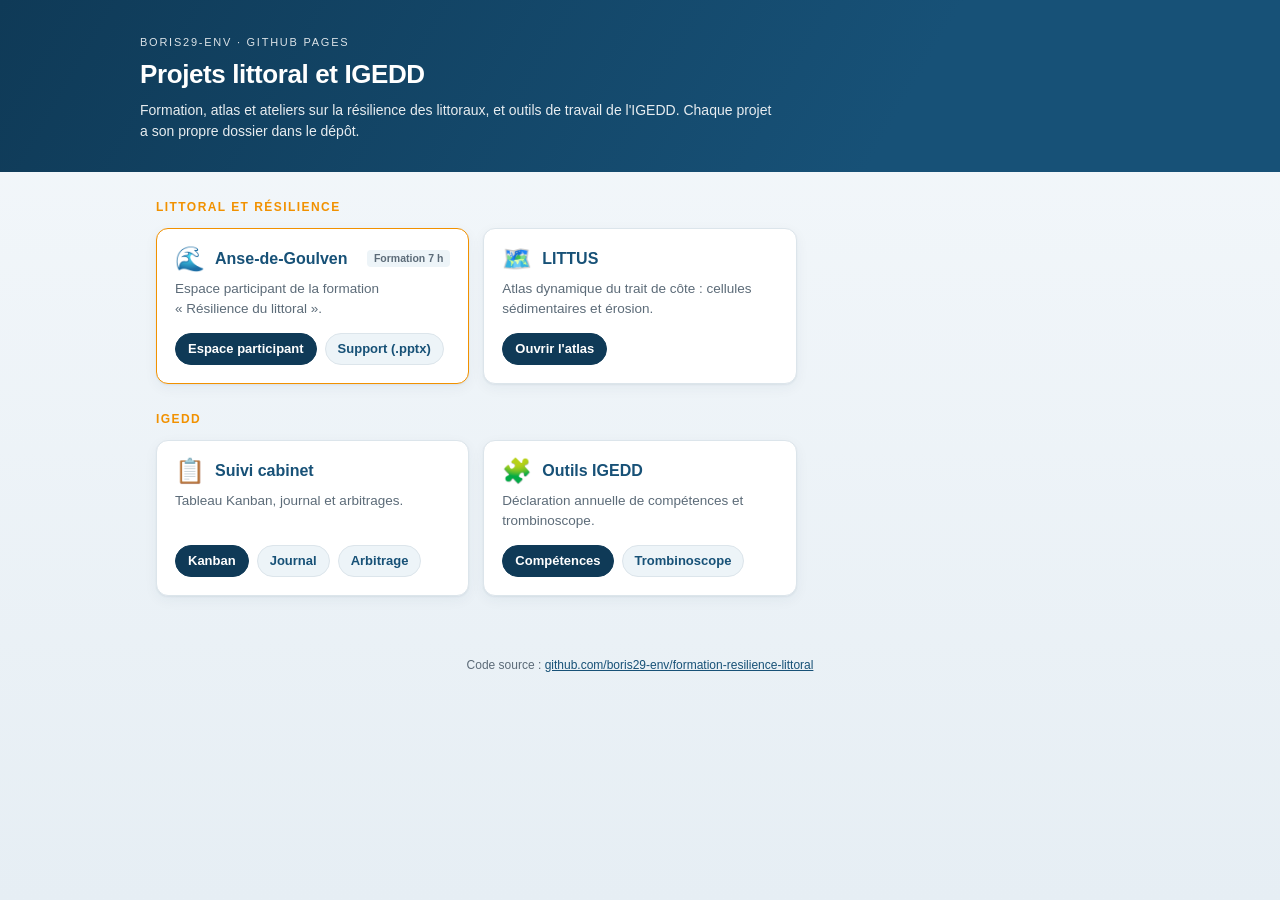
<file: index.html>
<!DOCTYPE html>
<html lang="fr">
<head>
<meta charset="UTF-8">
<meta name="viewport" content="width=device-width,initial-scale=1">
<title>Projets littoral et IGEDD</title>
<script>
/* Les liens de session de la formation Anse-de-Goulven (?s=... ou ?session=...)
   pointaient vers la racine du site : on les renvoie vers leur nouvelle adresse. */
(function(){
  var p = new URLSearchParams(location.search);
  if (p.has("s") || p.has("session")) location.replace("anse-goulven/" + location.search + location.hash);
})();
</script>
<style>
:root{
  --teal:#175177;--teal-d:#0F3A57;--orange:#F19100;--cyan:#1ABCDA;
  --ink:#1B2733;--mut:#5C6B78;--line:#DCE5EB;--card:#fff;
  --bg1:#F4F8FB;--bg2:#E6EEF4;--chip:#EDF4F8;
  --ff:"Segoe UI","Helvetica Neue",Arial,sans-serif;
}
@media (prefers-color-scheme: dark){
  :root:not([data-theme="light"]){
    --ink:#E6EDF3;--mut:#9FB0BF;--line:#2A3A48;--card:#16222D;
    --bg1:#0F1922;--bg2:#0B141C;--chip:#1D2E3C;--teal:#7CC4E8;
  }
}
:root[data-theme="dark"]{
  --ink:#E6EDF3;--mut:#9FB0BF;--line:#2A3A48;--card:#16222D;
  --bg1:#0F1922;--bg2:#0B141C;--chip:#1D2E3C;--teal:#7CC4E8;
}
*{box-sizing:border-box;margin:0;padding:0}
body{font-family:var(--ff);color:var(--ink);line-height:1.5;min-height:100vh;
  background:linear-gradient(180deg,var(--bg1),var(--bg2));background-attachment:fixed}
header{background:linear-gradient(120deg,var(--teal-d),#175177 70%);color:#fff;padding:34px 16px 30px}
header .in,main{max-width:1000px;margin:0 auto}
header .eye{font-size:11px;letter-spacing:.16em;text-transform:uppercase;opacity:.85}
header h1{font-size:26px;font-weight:800;letter-spacing:-.4px;margin-top:4px}
header p{font-size:14px;opacity:.9;margin-top:6px;max-width:640px}
main{padding:26px 16px 60px}
h2{font-size:12px;letter-spacing:.12em;text-transform:uppercase;color:var(--orange);margin:26px 0 12px}
h2:first-child{margin-top:0}
.grid{display:grid;grid-template-columns:repeat(auto-fill,minmax(290px,1fr));gap:14px}
.card{background:var(--card);border:1px solid var(--line);border-radius:12px;padding:18px;display:flex;flex-direction:column;gap:8px;
  box-shadow:0 1px 2px rgba(15,58,87,.06),0 4px 14px rgba(15,58,87,.05)}
.card.feat{border-color:var(--orange);border-width:1.5px}
.card .top{display:flex;align-items:center;gap:10px}
.card .ic{font-size:24px;line-height:1}
.card h3{font-size:16px;color:var(--teal)}
.card p{font-size:13.5px;color:var(--mut)}
.links{display:flex;flex-wrap:wrap;gap:8px;margin-top:auto;padding-top:6px}
.links a{font-size:13px;font-weight:600;text-decoration:none;color:var(--teal);background:var(--chip);border:1px solid var(--line);
  border-radius:20px;padding:5px 12px;transition:border-color .12s}
.links a:hover,.links a:focus-visible{border-color:var(--cyan);outline:none}
.links a.main{background:var(--teal-d);border-color:var(--teal-d);color:#fff}
.tag{display:inline-block;font-size:10.5px;font-weight:700;border-radius:4px;padding:1px 7px;background:var(--chip);color:var(--mut);margin-left:auto}
footer{font-size:12px;color:var(--mut);text-align:center;padding:0 16px 30px}
footer a{color:var(--teal)}
</style>
</head>
<body>
<header><div class="in">
  <div class="eye">boris29-env · GitHub Pages</div>
  <h1>Projets littoral et IGEDD</h1>
  <p>Formation, atlas et ateliers sur la résilience des littoraux, et outils de travail de l'IGEDD. Chaque projet a son propre dossier dans le dépôt.</p>
</div></header>

<main>
  <h2>Littoral et résilience</h2>
  <div class="grid">
    <section class="card feat">
      <div class="top"><span class="ic">🌊</span><h3>Anse-de-Goulven</h3><span class="tag">Formation 7 h</span></div>
      <p>Espace participant de la formation «&nbsp;Résilience du littoral&nbsp;».</p>
      <div class="links">
        <a class="main" href="anse-goulven/">Espace participant</a>
        <a href="anse-goulven/Formation_resilience_littoral_7h.pptx">Support (.pptx)</a>
      </div>
    </section>
    <section class="card">
      <div class="top"><span class="ic">🗺️</span><h3>LITTUS</h3></div>
      <p>Atlas dynamique du trait de côte : cellules sédimentaires et érosion.</p>
      <div class="links"><a class="main" href="littus/">Ouvrir l'atlas</a></div>
    </section>
  </div>

  <h2>IGEDD</h2>
  <div class="grid">
    <section class="card">
      <div class="top"><span class="ic">📋</span><h3>Suivi cabinet</h3></div>
      <p>Tableau Kanban, journal et arbitrages.</p>
      <div class="links">
        <a class="main" href="suivi-cabinet/kanban-suivi-cabinet.html">Kanban</a>
        <a href="suivi-cabinet/journal-suivi-cabinet.html">Journal</a>
        <a href="suivi-cabinet/arbitrage-suivi-cabinet.html">Arbitrage</a>
      </div>
    </section>
    <section class="card">
      <div class="top"><span class="ic">🧩</span><h3>Outils IGEDD</h3></div>
      <p>Déclaration annuelle de compétences et trombinoscope.</p>
      <div class="links">
        <a class="main" href="outils-igedd/masque-competences.html">Compétences</a>
        <a href="outils-igedd/trombi-widget.html">Trombinoscope</a>
      </div>
    </section>
  </div>
</main>

<footer>Code source : <a href="https://github.com/boris29-env/formation-resilience-littoral">github.com/boris29-env/formation-resilience-littoral</a></footer>
</body>
</html>
</file>
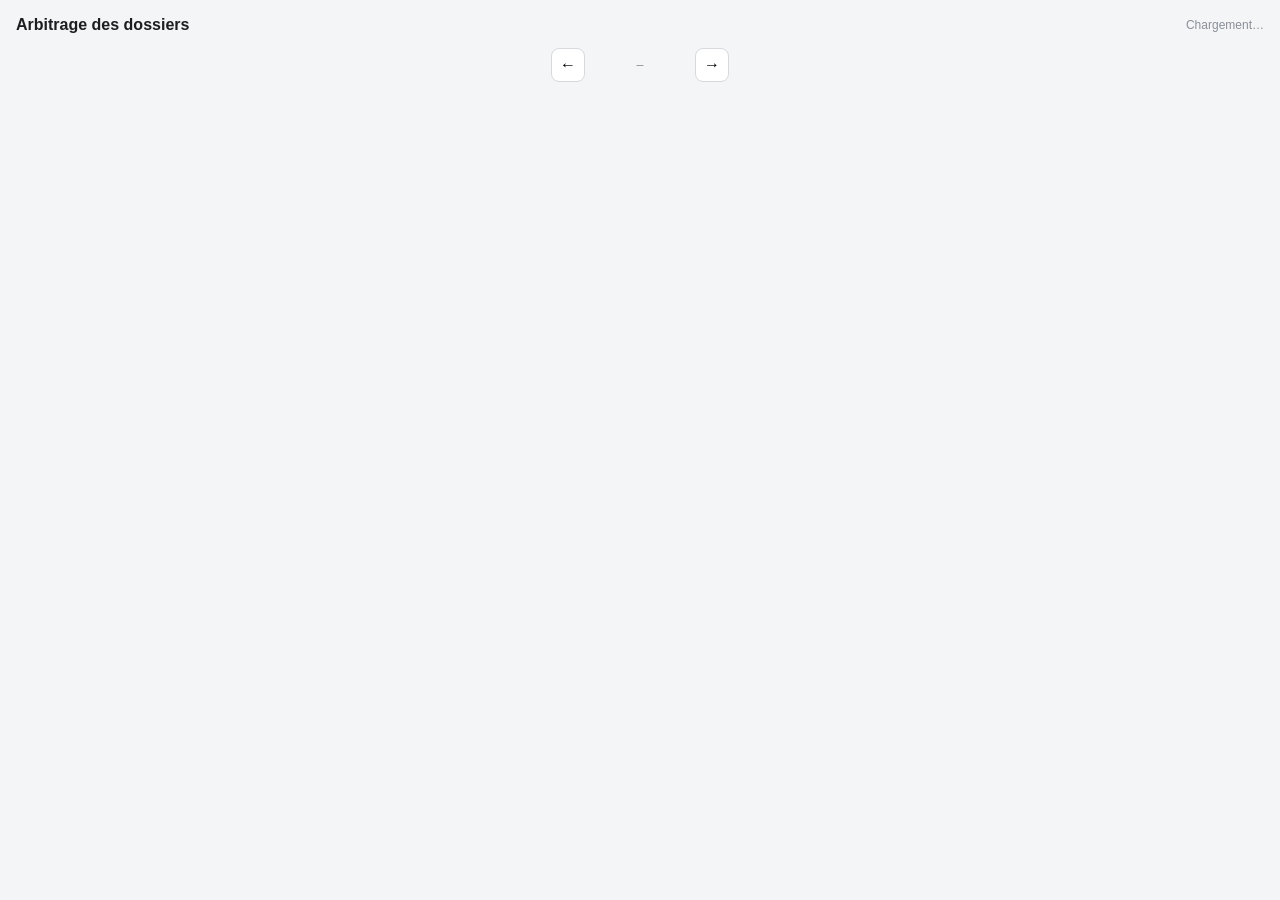
<file: arbitrage-suivi-cabinet.html>
<!DOCTYPE html>
<html lang="fr">
<head>
<meta charset="UTF-8">
<meta name="viewport" content="width=device-width,initial-scale=1">
<meta name="robots" content="noindex">
<title>Arbitrage, suivi cabinet : nouvelle adresse</title>
<!-- Page déplacée lors de la réorganisation du dépôt. Redirige en conservant
     les paramètres d'URL (?...) et l'ancre (#...). -->
<link rel="canonical" href="suivi-cabinet/arbitrage-suivi-cabinet.html">
<script>location.replace("suivi-cabinet/arbitrage-suivi-cabinet.html" + location.search + location.hash);</script>
<noscript><meta http-equiv="refresh" content="0; url=suivi-cabinet/arbitrage-suivi-cabinet.html"></noscript>
<style>body{font-family:"Segoe UI",Arial,sans-serif;color:#1B2733;background:#F4F8FB;display:flex;min-height:100vh;align-items:center;justify-content:center;margin:0;padding:16px}a{color:#175177;font-weight:600}</style>
</head>
<body>
<p>« Arbitrage, suivi cabinet » a changé d'adresse : <a href="suivi-cabinet/arbitrage-suivi-cabinet.html">ouvrir la nouvelle page</a>.</p>
</body>
</html>
</file>
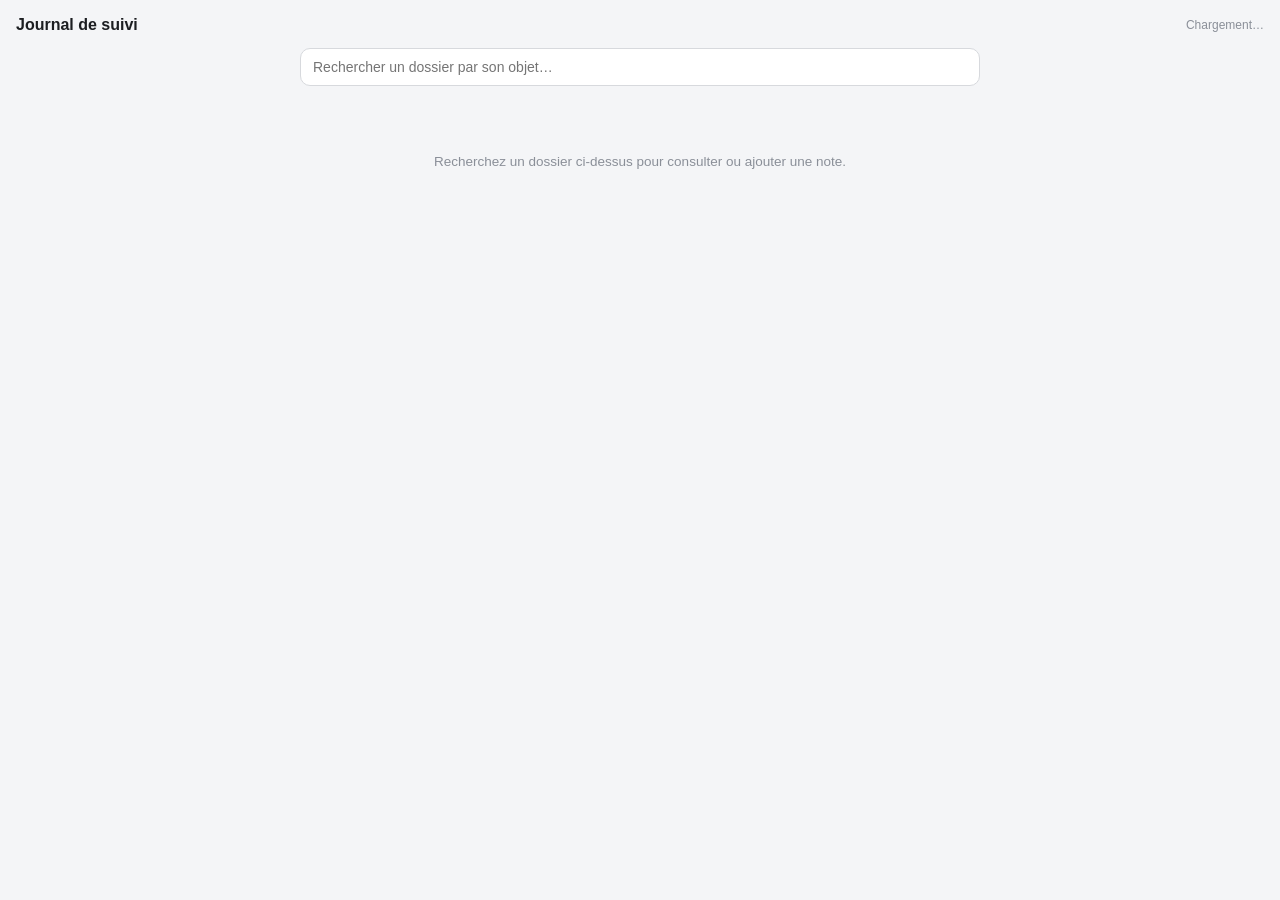
<file: journal-suivi-cabinet.html>
<!DOCTYPE html>
<html lang="fr">
<head>
<meta charset="UTF-8">
<meta name="viewport" content="width=device-width,initial-scale=1">
<meta name="robots" content="noindex">
<title>Journal, suivi cabinet : nouvelle adresse</title>
<!-- Page déplacée lors de la réorganisation du dépôt. Redirige en conservant
     les paramètres d'URL (?...) et l'ancre (#...). -->
<link rel="canonical" href="suivi-cabinet/journal-suivi-cabinet.html">
<script>location.replace("suivi-cabinet/journal-suivi-cabinet.html" + location.search + location.hash);</script>
<noscript><meta http-equiv="refresh" content="0; url=suivi-cabinet/journal-suivi-cabinet.html"></noscript>
<style>body{font-family:"Segoe UI",Arial,sans-serif;color:#1B2733;background:#F4F8FB;display:flex;min-height:100vh;align-items:center;justify-content:center;margin:0;padding:16px}a{color:#175177;font-weight:600}</style>
</head>
<body>
<p>« Journal, suivi cabinet » a changé d'adresse : <a href="suivi-cabinet/journal-suivi-cabinet.html">ouvrir la nouvelle page</a>.</p>
</body>
</html>
</file>
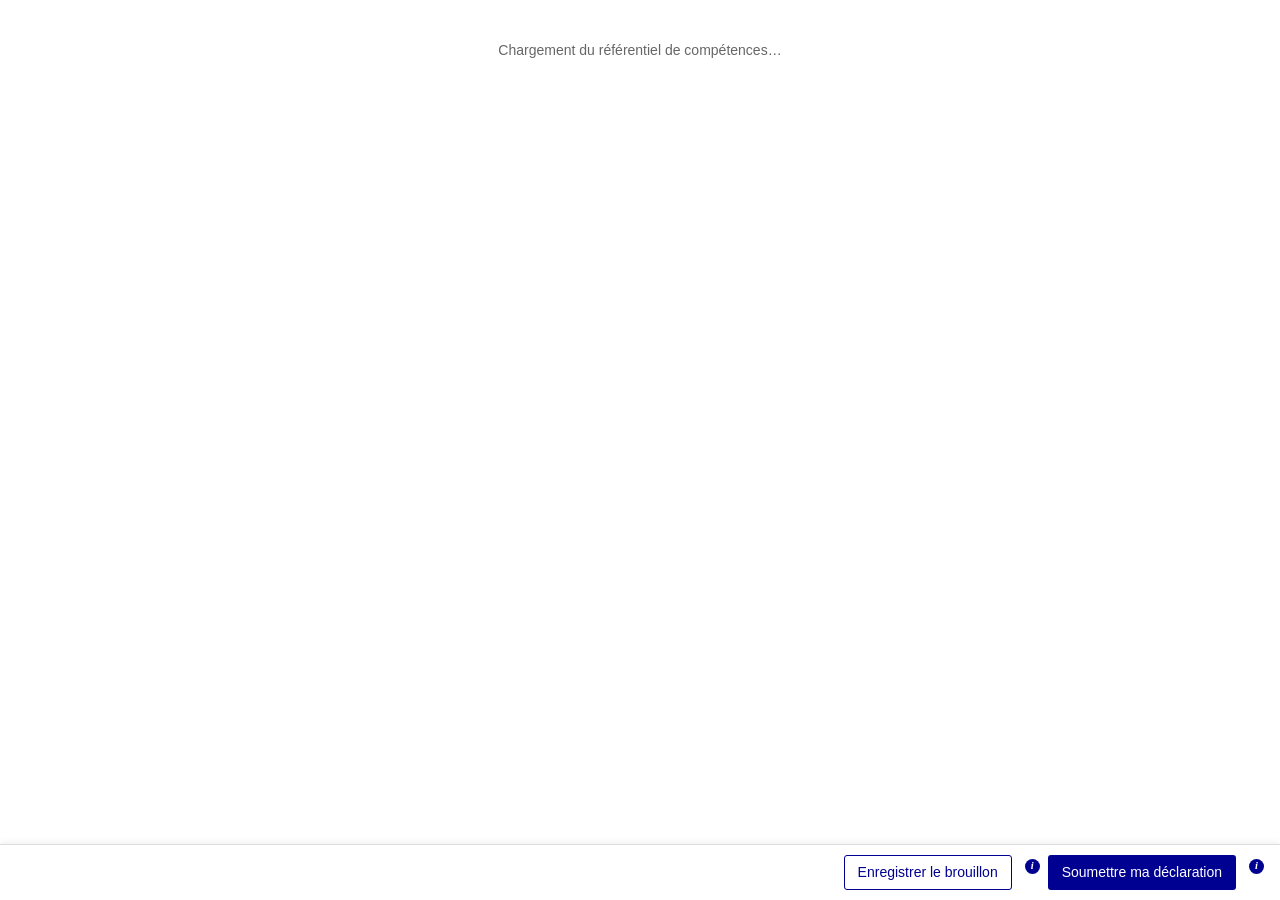
<file: outils-igedd/masque-competences.html>
<!DOCTYPE html>
<html lang="fr">
<head>
<meta charset="utf-8">
<meta name="viewport" content="width=device-width, initial-scale=1">
<title>Déclaration annuelle de compétences — IGEDD</title>
<script src="https://grist.numerique.gouv.fr/grist-plugin-api.js"></script>
<style>
:root{
  --bleu:#000091; --bleu-clair:#e3e3fd; --rouge:#e1000f; --gris:#666; --gris-clair:#f6f6f6;
  --bord:#ddd; --vert:#18753c; --vert-clair:#b8fec9; --orange:#b34000; --orange-clair:#ffe9e6;
  --texte:#161616;
}
*{box-sizing:border-box}
body{margin:0;font-family:-apple-system,BlinkMacSystemFont,"Segoe UI",Roboto,Arial,sans-serif;
     font-size:14px;line-height:1.5;color:var(--texte);background:#fff}
h1{font-size:19px;margin:0 0 2px}
h2{font-size:15px;margin:0;text-transform:uppercase;letter-spacing:.04em}
.wrap{padding:14px 16px 90px}
#bandeau{border-bottom:3px solid var(--bleu);padding-bottom:10px;margin-bottom:14px;
         display:flex;justify-content:space-between;align-items:flex-start;gap:16px;flex-wrap:wrap}
#identite .sous{color:var(--gris);font-size:13px}
.badge{display:inline-block;padding:2px 8px;border-radius:3px;font-size:12px;font-weight:600}
.b-brouillon{background:var(--orange-clair);color:var(--orange)}
.b-soumise{background:var(--vert-clair);color:var(--vert)}
.b-validee{background:var(--bleu-clair);color:var(--bleu)}
.b-neutre{background:var(--gris-clair);color:var(--gris)}
section{margin-bottom:22px}
.tete{display:flex;align-items:baseline;gap:10px;border-left:4px solid var(--bleu);
      padding-left:9px;margin-bottom:4px}
.tete .compte{font-size:13px;color:var(--gris);font-variant-numeric:tabular-nums}
.tete .compte.ok{color:var(--vert);font-weight:600}
.consigne{color:var(--gris);font-size:13px;margin:0 0 10px 13px}
.grille{display:grid;grid-template-columns:repeat(auto-fill,minmax(310px,1fr));gap:10px}
.carte{border:1px solid var(--bord);border-radius:4px;padding:11px 12px;background:#fff;position:relative}
.carte.vide{border-style:dashed;background:var(--gris-clair);display:flex;align-items:center;
            justify-content:center;min-height:132px}
.carte .rang{position:absolute;top:-9px;left:10px;background:var(--bleu);color:#fff;font-size:11px;
             font-weight:700;padding:1px 7px;border-radius:3px}
.chemin{font-size:11.5px;color:var(--gris);margin:4px 0 5px;line-height:1.35}
.chemin b{color:var(--bleu);font-weight:600}
.titre-comp{font-weight:600;font-size:14px;margin-bottom:5px}
.desc{font-size:12px;color:var(--gris);max-height:46px;overflow:auto;margin-bottom:8px;
      border-left:2px solid var(--bord);padding-left:7px}
label{display:block;font-size:11.5px;font-weight:600;color:var(--gris);margin:7px 0 2px;
      text-transform:uppercase;letter-spacing:.03em}
select,input[type=text],textarea{width:100%;padding:5px 7px;border:1px solid var(--bord);
      border-radius:3px;font:inherit;font-size:13px;background:#fff;color:var(--texte)}
select:focus,input:focus,textarea:focus{outline:2px solid var(--bleu);outline-offset:0}
textarea{resize:vertical;min-height:38px}
button{font:inherit;cursor:pointer;border-radius:3px;border:1px solid transparent;padding:6px 13px}
.btn-p{background:var(--bleu);color:#fff}
.btn-p:hover{background:#1212ff}
.btn-s{background:#fff;color:var(--bleu);border-color:var(--bleu)}
.btn-s:hover{background:var(--bleu-clair)}
.btn-d{background:none;color:var(--rouge);border:none;padding:2px 4px;font-size:12px;text-decoration:underline}
.btn-x{position:absolute;top:7px;right:7px;background:none;border:none;color:var(--gris);
       font-size:17px;line-height:1;padding:0 3px}
.btn-x:hover{color:var(--rouge)}
button:disabled{opacity:.45;cursor:not-allowed}
#pied{position:fixed;bottom:0;left:0;right:0;background:#fff;border-top:1px solid var(--bord);
      padding:10px 16px;display:flex;justify-content:space-between;align-items:center;gap:12px;
      box-shadow:0 -2px 6px rgba(0,0,0,.06);flex-wrap:wrap}
#etat{font-size:12.5px;color:var(--gris)}
#etat.err{color:var(--rouge);font-weight:600}
#etat.ok{color:var(--vert);font-weight:600}
/* modale */
#modale{position:fixed;inset:0;background:rgba(0,0,0,.45);display:none;z-index:50;
        align-items:center;justify-content:center;padding:18px}
#modale.on{display:flex}
#boite{background:#fff;border-radius:5px;width:min(880px,100%);max-height:92vh;display:flex;
       flex-direction:column;overflow:hidden}
#boite header{padding:12px 16px;border-bottom:2px solid var(--bleu);display:flex;
              justify-content:space-between;align-items:center}
#filtres{padding:10px 16px;background:var(--gris-clair);border-bottom:1px solid var(--bord);
         display:grid;grid-template-columns:1fr 1fr;gap:8px}
#filtres .plein{grid-column:1/-1}
#liste{overflow:auto;flex:1;padding:4px 0}
.item{padding:8px 16px;border-bottom:1px solid #f0f0f0;cursor:pointer}
.item:hover{background:var(--bleu-clair)}
.item.pris{opacity:.4;cursor:not-allowed;background:#fafafa}
.item .l{font-weight:600;font-size:13.5px}
.item .c{font-size:11.5px;color:var(--gris)}
.item .d{font-size:12px;color:#444;margin-top:2px}
.item mark{background:#fff3a0;padding:0}
.tag{display:inline-block;background:var(--bleu);color:#fff;font-size:10px;font-weight:700;
     padding:1px 5px;border-radius:2px;margin-left:6px;vertical-align:1px;letter-spacing:.03em}
.conseil{background:var(--bleu-clair);border-left:4px solid var(--bleu);padding:10px 12px;
         margin-bottom:14px;font-size:13px}
#compteur{padding:7px 16px;font-size:12px;color:var(--gris);border-top:1px solid var(--bord);
          background:var(--gris-clair);display:flex;justify-content:space-between}
.vide-msg{padding:26px 16px;text-align:center;color:var(--gris)}
#chargement{padding:40px;text-align:center;color:var(--gris)}
.alerte{background:var(--orange-clair);border-left:4px solid var(--orange);padding:10px 12px;
        margin-bottom:14px;font-size:13px}
/* infobulles */
.aide{display:inline-flex;align-items:center;justify-content:center;width:15px;height:15px;
      border-radius:50%;background:var(--bleu);color:#fff;font-size:10.5px;font-weight:700;
      cursor:help;margin-left:5px;vertical-align:1px;position:relative;flex:0 0 auto;
      font-family:Georgia,serif;font-style:italic;line-height:1}
.aide:focus{outline:2px solid var(--bleu);outline-offset:2px}
.aide::after{content:attr(data-aide);position:absolute;bottom:calc(100% + 8px);left:50%;
      transform:translateX(calc(-50% + var(--dx,0px)));background:#161616;color:#fff;padding:9px 11px;border-radius:4px;
      font:400 12.5px/1.45 -apple-system,BlinkMacSystemFont,"Segoe UI",Roboto,Arial,sans-serif;
      font-style:normal;letter-spacing:0;text-transform:none;text-align:left;
      width:330px;max-width:80vw;white-space:pre-line;opacity:0;visibility:hidden;
      transition:opacity .12s;z-index:60;pointer-events:none;box-shadow:0 3px 10px rgba(0,0,0,.25)}
.aide::before{content:'';position:absolute;bottom:calc(100% + 2px);left:50%;transform:translateX(-50%);
      border:6px solid transparent;border-top-color:#161616;opacity:0;visibility:hidden;
      transition:opacity .12s;z-index:60;pointer-events:none}
.aide:hover::after,.aide:focus::after,.aide:hover::before,.aide:focus::before{opacity:1;visibility:visible}
.aide.bas::after{bottom:auto;top:calc(100% + 8px)}
.aide.bas::before{bottom:auto;top:calc(100% + 2px);border-top-color:transparent;border-bottom-color:#161616}
.tete{position:relative}
label{display:flex;align-items:center}
</style>
</head>
<body>

<div id="chargement">Chargement du référentiel de compétences…</div>

<div class="wrap" id="app" hidden>

  <div id="bandeau">
    <div id="identite">
      <h1 id="nom">—</h1>
      <div class="sous" id="sous">—</div>
    </div>
    <div style="text-align:right">
      <span class="badge b-neutre" id="statut">—</span>
      <div class="sous" style="font-size:12px;color:var(--gris)" id="maj"></div>
    </div>
  </div>

  <div id="alerte-zone"></div>

  <section>
    <div class="tete">
      <h2>Compétences transversales</h2><span id="aide-T"></span>
      <span class="compte" id="cpt-T">0 / 3</span>
    </div>
    <p class="consigne">Pilotage, management et fonctions support. Trois compétences au plus, celles que vous exercez ou avez exercées de façon significative.</p>
    <div class="grille" id="zone-T"></div>
  </section>

  <section>
    <div class="tete">
      <h2>Compétences particulières</h2><span id="aide-P"></span>
      <span class="compte" id="cpt-P">0 / 3</span>
    </div>
    <p class="consigne">Domaines sectoriels et techniques. Trois compétences au plus, celles qui caractérisent votre expertise propre.</p>
    <div class="grille" id="zone-P"></div>
  </section>

  <section>
    <div class="tete"><h2>Projet professionnel</h2><span id="aide-projet"></span></div>
    <p class="consigne">Facultatif. Orientation envisagée à l'issue de votre affectation, secteurs ou fonctions visés, appuis souhaités.</p>
    <textarea id="projet" rows="3" placeholder="Ex. : direction d'établissement public dans le champ de l'eau et des risques, à horizon 2027."></textarea>
    <label for="comm">Autres compétences ou observations<span id="aide-comm"></span></label>
    <textarea id="comm" rows="2" placeholder="Compétence absente de la nomenclature, précision sur un parcours…"></textarea>
  </section>

</div>

<div id="pied" hidden>
  <span id="etat"></span>
  <span style="display:flex;gap:8px">
    <button class="btn-s" id="b-enr">Enregistrer le brouillon</button><span id="aide-enr"></span>
    <button class="btn-p" id="b-soum">Soumettre ma déclaration</button><span id="aide-soum"></span>
  </span>
</div>

<div id="modale" role="dialog" aria-modal="true" aria-labelledby="m-titre">
  <div id="boite">
    <header>
      <h2 id="m-titre">Choisir une compétence</h2><span id="aide-modale"></span>
      <button class="btn-x" id="m-fermer" aria-label="Fermer">&times;</button>
    </header>
    <div id="filtres">
      <div class="plein" style="display:flex;align-items:center;gap:6px"><input type="text" id="f-q" placeholder="Rechercher un mot dans les libellés et descriptions…" autocomplete="off"><span id="aide-q"></span></div>
      <select id="f-racine"><option value="">Tous les secteurs et fonctions</option></select>
      <select id="f-macro"><option value="">Toutes les macrocompétences</option></select>
      <select id="f-coll" class="plein"><option value="">Toutes les compétences collectives</option></select>
    </div>
    <div id="liste"></div>
    <div id="compteur"><span id="m-nb"></span><span id="m-aide">Cliquez sur une ligne pour la retenir.</span></div>
  </div>
</div>

<script>
"use strict";
const NIVEAUX = ['1 - Notions','2 - Mise en œuvre','3 - Maîtrise','4 - Expertise et référence'];
const APPETENCES = ["Souhaite l'approfondir","Souhaite la transmettre / former",
                    "Souhaite la valoriser en mobilité","Pas de souhait particulier"];
const MAX = 3;

let REF = {racines:{}, macros:{}, colls:{}, comps:[], parCode:{}};
let DECL = null;         // {id, fields}
let INSPECTEURS = {}, CAMPAGNES = {};
let SEL = {T:[], P:[]};  // slots : {compId, niveau, appetence, precision, rowId}
let cible = null;        // {nature, index} en cours de choix
let accesEcriture = true;

/* ---------- utilitaires ---------- */
const $ = s => document.querySelector(s);
const el = (t,c,x) => { const e=document.createElement(t); if(c) e.className=c;
                        if(x!==undefined) e.textContent=x; return e; };
const sansAccent = s => (s||'').normalize('NFD').replace(/[̀-ͯ]/g,'').toLowerCase();
function aide(texte, bas){
  const a = el('span', 'aide' + (bas ? ' bas' : ''), 'i');
  a.setAttribute('data-aide', texte);
  a.setAttribute('tabindex', '0');
  a.setAttribute('role', 'note');
  a.setAttribute('aria-label', 'Aide : ' + texte);
  const recaler = ()=>{
    const r = a.getBoundingClientRect();
    const large = Math.min(330, window.innerWidth * 0.8);
    const centre = r.left + r.width / 2;
    const voulu = centre - large / 2;
    const borne = Math.max(8, Math.min(voulu, window.innerWidth - large - 8));
    a.style.setProperty('--dx', (borne - voulu) + 'px');
    // bascule sous l'icône s'il n'y a pas la place au-dessus
    a.classList.toggle('bas', bas || r.top < 190);
  };
  a.addEventListener('mouseenter', recaler);
  a.addEventListener('focus', recaler);
  return a;
}
const AIDE = {
  transversales:
    "Ce bloc réunit deux ensembles : le métier d'inspection générale propre à l'IGEDD (conduite de mission, audit, autorité environnementale, IGRH et comités de domaine, mandats, postures) et les fonctions de pilotage et de support de la nomenclature Comète.\n\nRetenez trois compétences que vous exercez ou avez exercées de façon significative, pas celles que vous aimeriez acquérir.",
  particulieres:
    "Domaines sectoriels et techniques issus de la nomenclature Comète du Cerema : eau, risques, littoral, mobilités, bâtiment, ouvrages d'art, énergie, numérique.\n\nRetenez ce qui caractérise votre expertise propre, celle que l'on vient chercher chez vous. Utilisez la recherche par mot-clé, la liste compte plus de mille entrées.",
  niveau:
    "1 - Notions : vous connaissez le sujet, vous savez dialoguer avec un spécialiste, vous ne produisez pas seul.\n2 - Mise en œuvre : vous exercez la compétence en équipe, avec un appui ou une supervision.\n3 - Maîtrise : vous exercez seul et en responsabilité, y compris sur des dossiers complexes.\n4 - Expertise et référence : on vous sollicite comme référent, vous formez, arbitrez ou faites doctrine.",
  appetence:
    "Ce que vous souhaitez faire de cette compétence, indépendamment de votre niveau.\n\nL'approfondir : vous voulez continuer à la développer.\nLa transmettre ou former : vous êtes prêt à l'enseigner ou à tutorer.\nLa valoriser en mobilité : vous souhaitez qu'elle pèse dans votre prochain poste.\nPas de souhait particulier : vous l'exercez sans projet attaché.\n\nC'est cette colonne qui rend la déclaration utile à l'accompagnement des parcours.",
  precision:
    "Facultatif. Une ou deux phrases suffisent : une réalisation marquante, un contexte, une période, un chiffre.\n\nExemple : « Coordination de la mission interinspections sur la gestion quantitative de l'eau, 2024-2025, avec le CGAAER. »",
  projet:
    "Facultatif mais déterminant. Décrivez l'orientation que vous envisagez à l'issue de votre affectation : type de fonction, secteur, échéance, appuis souhaités.\n\nCe champ n'est lu que par le secrétariat général dans le cadre de l'accompagnement des parcours.",
  commentaire:
    "Utilisez ce champ si une compétence que vous exercez ne figure pas dans la nomenclature, ou pour signaler un libellé mal formulé. Ces retours alimentent la mise à jour annuelle du référentiel.",
  brouillon:
    "Enregistre votre saisie sans la transmettre. Vous pouvez revenir la compléter autant de fois que nécessaire tant que la campagne est ouverte.",
  soumettre:
    "Transmet votre déclaration au secrétariat général. Les six compétences doivent être retenues et chacune qualifiée en niveau et en appétence.\n\nVous pourrez encore la modifier et la soumettre de nouveau tant que la campagne est ouverte.",
  recherche:
    "Tapez un ou plusieurs mots. La recherche ignore les accents et porte sur les libellés, les descriptions et l'arborescence.\n\nExemple : « risque inondation », « negociation », « audit interne ».",
  cascade:
    "Vous pouvez aussi parcourir la nomenclature de haut en bas : choisissez d'abord un secteur ou une fonction, puis une macrocompétence, puis une compétence collective. Les listes se réduisent à chaque étape.",
  rang:
    "L'ordre n'exprime aucune priorité. Il sert uniquement à identifier les trois emplacements."
};
const esc = s => (s||'').replace(/[&<>"]/g, c => ({'&':'&amp;','<':'&lt;','>':'&gt;','"':'&quot;'}[c]));

function colonnes(t){ // {id:[], col:[]} -> [{id, ...}]
  if(!t || !t.id) return [];
  const keys = Object.keys(t).filter(k=>k!=='id');
  return t.id.map((id,i)=>{ const o={id}; keys.forEach(k=>o[k]=t[k][i]); return o; });
}

function surligne(txt, q){
  txt = txt || '';
  const mots = sansAccent(q||'').split(/\s+/).filter(m=>m.length>=2);
  if(!mots.length) return esc(txt);
  const src = sansAccent(txt);
  const zones = [];
  mots.forEach(m=>{ let i=0; while(true){ const p=src.indexOf(m,i); if(p<0) break;
                    zones.push([p,p+m.length]); i=p+m.length; } });
  if(!zones.length) return esc(txt);
  zones.sort((a,b)=>a[0]-b[0]);
  const fus=[zones[0]];
  for(let k=1;k<zones.length;k++){
    const d=fus[fus.length-1];
    if(zones[k][0] <= d[1]) d[1]=Math.max(d[1], zones[k][1]); else fus.push(zones[k]);
  }
  let out='', i=0;
  fus.forEach(([a,b])=>{ out += esc(txt.slice(i,a)) + '<mark>' + esc(txt.slice(a,b)) + '</mark>'; i=b; });
  return out + esc(txt.slice(i));
}

/* ---------- chargement ---------- */
async function charger(){
  const [rac, mac, col, cmp, ins, cam] = await Promise.all([
    grist.docApi.fetchTable('Ref_Racines'),
    grist.docApi.fetchTable('Ref_Macro'),
    grist.docApi.fetchTable('Ref_Collective'),
    grist.docApi.fetchTable('Ref_Competences'),
    grist.docApi.fetchTable('Inspecteurs').catch(()=>null),
    grist.docApi.fetchTable('Campagnes').catch(()=>null)
  ]);
  colonnes(rac).forEach(r=>REF.racines[r.id]=r);
  colonnes(mac).forEach(r=>REF.macros[r.id]=r);
  colonnes(col).forEach(r=>REF.colls[r.id]=r);
  REF.comps = colonnes(cmp).filter(c=>c.Actif !== false).map(c=>{
    const ra = REF.racines[c.Racine], ma = REF.macros[c.Macro], co = REF.colls[c.Collective];
    c._racine = ra ? ra.Libelle : '';
    c._macro  = ma ? ma.Libelle : '';
    c._coll   = co ? co.Libelle : '';
    c._chemin = [c._racine, c._macro, c._coll].filter(x=>x && x!=='(non rattaché)').join(' › ');
    c._rech   = sansAccent([c.Libelle, c.Description, c._chemin, c.Code].join(' '));
    return c;
  });
  REF.comps.forEach(c=>REF.parCode[c.id]=c);
  if(ins) colonnes(ins).forEach(r=>INSPECTEURS[r.id]=r);
  if(cam) colonnes(cam).forEach(r=>CAMPAGNES[r.id]=r);
  remplirFiltreRacines();
}

function remplirFiltreRacines(){
  const s = $('#f-racine');
  const nature = cible ? cible.nature : null;
  [...s.querySelectorAll('option:not(:first-child)')].forEach(o=>o.remove());
  const vues = new Set(REF.comps.filter(c=>!nature || codeNature(c)===nature).map(c=>c.Racine));
  Object.values(REF.racines)
    .filter(r=>vues.has(r.id))
    .sort((a,b)=>{
      const pa = a.Domaine==='IGD' ? 0 : 1, pb = b.Domaine==='IGD' ? 0 : 1;
      return pa!==pb ? pa-pb : a.Libelle.localeCompare(b.Libelle,'fr');
    })
    .forEach(r=>{ const o=el('option',null,r.Libelle); o.value=r.id; s.appendChild(o); });
}
const codeNature = c => (c.Nature === 'Transversale') ? 'T' : 'P';

/* ---------- déclaration courante ---------- */
async function chargerDeclaration(rec){
  SEL = {T:[], P:[]};
  if(!rec || !rec.id){ DECL = null; rendre(); return; }
  // On ne se fie pas au contenu de l'enregistrement transmis par Grist, qui dépend
  // du mappage de colonnes de la section : on relit la ligne dans la table.
  let ligne = null;
  try{
    ligne = colonnes(await grist.docApi.fetchTable('Declarations')).find(d=>d.id === rec.id);
  }catch(e){ console.warn('relecture de Declarations impossible', e); }
  DECL = Object.assign({}, rec, ligne || {});
  const dc = colonnes(await grist.docApi.fetchTable('Declaration_Competences'))
             .filter(r=>r.Declaration === DECL.id);
  dc.sort((a,b)=>(a.Rang||0)-(b.Rang||0));
  dc.forEach(r=>{
    const c = REF.parCode[r.Competence];
    if(!c) return;
    const n = codeNature(c);
    if(SEL[n].length < MAX)
      SEL[n].push({compId:c.id, niveau:r.Niveau||'', appetence:r.Appetence||'',
                   precision:r.Precision||'', rowId:r.id});
  });
  $('#projet').value = DECL.Projet_professionnel || '';
  $('#comm').value   = DECL.Commentaire || '';
  rendre();
}

/* ---------- rendu ---------- */
function rendre(){
  $('#chargement').hidden = true;
  $('#app').hidden = false;
  $('#pied').hidden = false;

  if(!DECL){
    $('#nom').textContent = 'Aucune déclaration sélectionnée';
    $('#sous').textContent = "Sélectionnez votre ligne dans le tableau des déclarations, à gauche de cette page.";
    $('#zone-T').innerHTML = ''; $('#zone-P').innerHTML = '';
    $('#b-enr').disabled = true; $('#b-soum').disabled = true;
    return;
  }
  $('#b-enr').disabled = !accesEcriture; $('#b-soum').disabled = !accesEcriture;

  const ins = INSPECTEURS[DECL.Inspecteur];
  const cam = CAMPAGNES[DECL.Campagne];
  const nomAgent = ins ? ((ins.Prenom||'') + ' ' + (ins.Nom||'')).trim() : '';
  $('#nom').textContent = nomAgent || (DECL.Agent || 'Déclaration n°' + DECL.id);
  const bouts = [];
  if(cam) bouts.push(cam.Libelle || ('Campagne ' + (cam.Annee || '')));
  if(ins && ins.Section) bouts.push('Section ' + ins.Section);
  if(ins && ins.Corps) bouts.push(ins.Corps);
  $('#sous').textContent = bouts.join(' — ');

  const st = DECL.Statut || 'Non commencée';
  const b = $('#statut'); b.textContent = st;
  b.className = 'badge ' + ({'Brouillon':'b-brouillon','Soumise':'b-soumise','Validée':'b-validee'}[st] || 'b-neutre');
  $('#maj').textContent = DECL.Date_maj ? 'Mise à jour le ' + new Date(DECL.Date_maj*1000).toLocaleString('fr-FR') : '';

  const zone = $('#alerte-zone'); zone.innerHTML='';
  const retenues = [...SEL.T, ...SEL.P].filter(Boolean).map(x=>REF.parCode[x.compId]).filter(Boolean);
  if(retenues.length && !retenues.some(c=>c.Domaine==='IGD')){
    const cn = el('div','conseil');
    cn.textContent = "Aucune compétence du bloc « IGEDD — métier d'inspection générale » n'est retenue. "
      + "Ce bloc, en tête de la liste des secteurs et fonctions, décrit ce que l'exercice à l'inspection "
      + "vous a spécifiquement apporté : conduite de mission, audit, autorité environnementale, IGRH, "
      + "mandats, postures. C'est ce que valorisent le plus les employeurs. Ce rappel ne bloque rien.";
    zone.appendChild(cn);
  }
  if(st === 'Soumise' || st === 'Validée'){
    const a = el('div','alerte');
    a.textContent = 'Votre déclaration a été ' + st.toLowerCase() + '. Vous pouvez encore la modifier puis la soumettre de nouveau tant que la campagne est ouverte.';
    zone.appendChild(a);
  }

  ['T','P'].forEach(n=>{
    const z = $('#zone-'+n); z.innerHTML='';
    for(let i=0;i<MAX;i++) z.appendChild(carte(n,i));
    const c = $('#cpt-'+n);
    const nb = SEL[n].filter(s=>s).length;
    c.textContent = nb + ' / ' + MAX;
    c.className = 'compte' + (nb===MAX?' ok':'');
  });
}

function carte(nature, i){
  const s = SEL[nature][i];
  if(!s){
    const d = el('div','carte vide');
    const b = el('button','btn-s','+ Choisir une compétence');
    b.title = nature==='T'
      ? "Ouvre le sélecteur des compétences transversales : métier d'inspection IGEDD, pilotage et fonctions support."
      : "Ouvre le sélecteur des compétences particulières : domaines sectoriels et techniques.";
    b.onclick = ()=>ouvrir(nature, i);
    b.disabled = !accesEcriture;
    d.appendChild(b);
    return d;
  }
  const c = REF.parCode[s.compId];
  const d = el('div','carte');
  const rg = el('span','rang', (nature==='T'?'Transversale ':'Particulière ') + (i+1));
  d.appendChild(rg);

  const x = el('button','btn-x','×');
  x.title = 'Retirer cette compétence de votre déclaration. Aucune donnée n’est perdue tant que vous n’enregistrez pas.'; x.disabled = !accesEcriture;
  x.onclick = ()=>{ SEL[nature].splice(i,1); rendre(); marquer(); };
  d.appendChild(x);

  const ch = el('div','chemin'); ch.innerHTML = esc(c._chemin || '(hors arborescence)');
  d.appendChild(ch);
  const tc = el('div','titre-comp', c.Libelle);
  if(c.Domaine==='IGD') tc.appendChild(el('span','tag','IGEDD'));
  d.appendChild(tc);
  if(c.Description) d.appendChild(el('div','desc', c.Description));

  const lN = el('label',null,'Niveau de maîtrise'); lN.appendChild(aide(AIDE.niveau, true));
  d.appendChild(lN);
  const sn = el('select');
  sn.appendChild(el('option',null,'— à renseigner —')).value='';
  NIVEAUX.forEach(v=>{ const o=el('option',null,v); o.value=v; if(s.niveau===v) o.selected=true; sn.appendChild(o); });
  sn.disabled = !accesEcriture;
  sn.onchange = ()=>{ s.niveau = sn.value; marquer(); };
  d.appendChild(sn);

  const lA = el('label',null,'Appétence'); lA.appendChild(aide(AIDE.appetence, true));
  d.appendChild(lA);
  const sa = el('select');
  sa.appendChild(el('option',null,'— à renseigner —')).value='';
  APPETENCES.forEach(v=>{ const o=el('option',null,v); o.value=v; if(s.appetence===v) o.selected=true; sa.appendChild(o); });
  sa.disabled = !accesEcriture;
  sa.onchange = ()=>{ s.appetence = sa.value; marquer(); };
  d.appendChild(sa);

  const lP = el('label',null,'Précision (facultatif)'); lP.appendChild(aide(AIDE.precision, true));
  d.appendChild(lP);
  const tp = el('textarea'); tp.rows=2; tp.value = s.precision||'';
  tp.placeholder = 'Contexte, réalisation marquante, période…';
  tp.disabled = !accesEcriture;
  tp.oninput = ()=>{ s.precision = tp.value; marquer(); };
  d.appendChild(tp);

  return d;
}

/* ---------- modale de sélection ---------- */
function ouvrir(nature, i){
  cible = {nature, index:i};
  $('#m-titre').textContent = nature==='T'
    ? 'Choisir une compétence transversale'
    : 'Choisir une compétence particulière';
  $('#f-q').value=''; $('#f-macro').innerHTML='<option value="">Toutes les macrocompétences</option>';
  $('#f-coll').innerHTML='<option value="">Toutes les compétences collectives</option>';
  remplirFiltreRacines();
  $('#f-racine').value='';
  $('#modale').classList.add('on');
  filtrer();
  setTimeout(()=>$('#f-q').focus(), 30);
}
function fermer(){ $('#modale').classList.remove('on'); cible=null; }

function candidats(){
  if(!cible) return [];
  let L = REF.comps.filter(c=>codeNature(c)===cible.nature);
  const r = $('#f-racine').value, m = $('#f-macro').value, k = $('#f-coll').value;
  if(r) L = L.filter(c=>String(c.Racine)===r);
  if(m) L = L.filter(c=>String(c.Macro)===m);
  if(k) L = L.filter(c=>String(c.Collective)===k);
  const q = sansAccent($('#f-q').value.trim());
  if(q.length>=2){
    const mots = q.split(/\s+/);
    L = L.filter(c=>mots.every(w=>c._rech.includes(w)));
  }
  if(cible.nature==='T')
    L = L.slice().sort((a,b)=>(a.Domaine==='IGD'?0:1)-(b.Domaine==='IGD'?0:1));
  return L;
}

function filtrer(){
  const L = candidats();
  const q = $('#f-q').value.trim();
  const pris = new Set([...SEL.T, ...SEL.P].filter(Boolean).map(s=>s.compId));
  const box = $('#liste'); box.innerHTML='';
  $('#m-nb').textContent = L.length + ' compétence' + (L.length>1?'s':'') + ' correspondante' + (L.length>1?'s':'');
  if(!L.length){
    box.appendChild(el('div','vide-msg','Aucune compétence ne correspond. Élargissez les filtres ou modifiez la recherche.'));
    return;
  }
  const frag = document.createDocumentFragment();
  L.slice(0,400).forEach(c=>{
    const dejaPris = pris.has(c.id);
    const d = el('div','item' + (dejaPris?' pris':''));
    const l = el('div','l'); l.innerHTML = surligne(c.Libelle, q);
    if(c.Domaine==='IGD') l.appendChild(el('span','tag','IGEDD'));
    d.appendChild(l);
    const p = el('div','c'); p.textContent = c._chemin; d.appendChild(p);
    if(c.Description){ const dd = el('div','d');
      dd.innerHTML = surligne(c.Description.slice(0,190) + (c.Description.length>190?'…':''), q);
      d.appendChild(dd); }
    if(dejaPris){ const t=el('div','c'); t.textContent='Déjà retenue'; d.appendChild(t); }
    else d.onclick = ()=>retenir(c);
    frag.appendChild(d);
  });
  box.appendChild(frag);
  if(L.length>400) box.appendChild(el('div','vide-msg','Seules les 400 premières sont affichées. Affinez la recherche.'));
}

function retenir(c){
  const {nature, index} = cible;
  const s = {compId:c.id, niveau:'', appetence:'', precision:'', rowId:null};
  if(index < SEL[nature].length) SEL[nature][index] = s; else SEL[nature].push(s);
  fermer(); rendre(); marquer();
}

/* cascades */
$('#f-racine').title = "Secteur d'activité ou fonction. Le bloc IGEDD, en tête de liste, décrit le métier d'inspection générale.";
$('#f-macro').title = "Macrocompétence : le grand domaine à l'intérieur du secteur choisi.";
$('#f-coll').title = "Compétence collective : le regroupement fin, juste au-dessus des compétences déclarables.";
$('#projet').title = AIDE.projet;
$('#comm').title = AIDE.commentaire;
$('#f-racine').onchange = ()=>{
  const r = $('#f-racine').value;
  const sm = $('#f-macro'); sm.innerHTML='<option value="">Toutes les macrocompétences</option>';
  $('#f-coll').innerHTML='<option value="">Toutes les compétences collectives</option>';
  if(r){
    const ids = new Set(REF.comps.filter(c=>String(c.Racine)===r && codeNature(c)===cible.nature).map(c=>c.Macro));
    Object.values(REF.macros).filter(m=>ids.has(m.id))
      .sort((a,b)=>a.Libelle.localeCompare(b.Libelle,'fr'))
      .forEach(m=>{ const o=el('option',null,m.Libelle); o.value=m.id; sm.appendChild(o); });
  }
  filtrer();
};
$('#f-macro').onchange = ()=>{
  const m = $('#f-macro').value;
  const sc = $('#f-coll'); sc.innerHTML='<option value="">Toutes les compétences collectives</option>';
  if(m){
    const ids = new Set(REF.comps.filter(c=>String(c.Macro)===m).map(c=>c.Collective));
    Object.values(REF.colls).filter(k=>ids.has(k.id))
      .sort((a,b)=>a.Libelle.localeCompare(b.Libelle,'fr'))
      .forEach(k=>{ const o=el('option',null,k.Libelle); o.value=k.id; sc.appendChild(o); });
  }
  filtrer();
};
$('#f-coll').onchange = filtrer;
let tmr=null;
$('#f-q').oninput = ()=>{ clearTimeout(tmr); tmr=setTimeout(filtrer,140); };
$('#m-fermer').onclick = fermer;
$('#modale').onclick = e=>{ if(e.target.id==='modale') fermer(); };
document.addEventListener('keydown', e=>{ if(e.key==='Escape' && cible) fermer(); });

/* ---------- enregistrement ---------- */
let modifie = false;
function marquer(){ modifie = true; etat('Modifications non enregistrées.', ''); }
function etat(msg, cls){ const e=$('#etat'); e.textContent=msg; e.className=cls||''; }

function controler(strict){
  const pbs = [];
  ['T','P'].forEach(n=>{
    const lib = n==='T' ? 'transversale' : 'particulière';
    const L = SEL[n].filter(Boolean);
    const k = MAX - L.length;
    if(strict && k > 0)
      pbs.push('il manque ' + k + ' compétence' + (k>1?'s':'') + ' ' + lib + (k>1?'s':''));
    L.forEach((s,i)=>{
      if(strict && !s.niveau) pbs.push('niveau de maîtrise absent pour la ' + lib + ' n°' + (i+1));
      if(strict && !s.appetence) pbs.push('appétence absente pour la ' + lib + ' n°' + (i+1));
    });
  });
  const ids = [...SEL.T, ...SEL.P].filter(Boolean).map(s=>s.compId);
  if(new Set(ids).size !== ids.length) pbs.push('une même compétence est retenue deux fois');
  return pbs;
}

async function enregistrer(soumettre){
  if(!DECL) return;
  const pbs = controler(soumettre);
  if(pbs.length){ etat('Impossible de soumettre : ' + pbs.join(' ; ') + '.', 'err'); return; }
  etat('Enregistrement…','');
  try{
    const anciennes = colonnes(await grist.docApi.fetchTable('Declaration_Competences'))
                      .filter(r=>r.Declaration === DECL.id).map(r=>r.id);
    const actions = [];
    if(anciennes.length) actions.push(['BulkRemoveRecord','Declaration_Competences',anciennes]);

    const lignes = [];
    ['T','P'].forEach(n=>SEL[n].filter(Boolean).forEach((s,i)=>lignes.push({s, rang:i+1})));
    if(lignes.length){
      const now = Math.floor(Date.now()/1000);
      actions.push(['BulkAddRecord','Declaration_Competences', lignes.map(()=>null), {
        Declaration: lignes.map(()=>DECL.id),
        Competence:  lignes.map(l=>l.s.compId),
        Rang:        lignes.map(l=>l.rang),
        Niveau:      lignes.map(l=>l.s.niveau||null),
        Appetence:   lignes.map(l=>l.s.appetence||null),
        Precision:   lignes.map(l=>l.s.precision||''),
        Date_saisie: lignes.map(()=>now)
      }]);
    }
    const maj = {
      Date_maj: Math.floor(Date.now()/1000),
      Commentaire: $('#comm').value,
      Projet_professionnel: $('#projet').value,
      Statut: soumettre ? 'Soumise' : (DECL.Statut==='Validée' ? 'Validée' : 'Brouillon')
    };
    if(soumettre) maj.Date_soumission = Math.floor(Date.now()/1000);
    actions.push(['UpdateRecord','Declarations',DECL.id,maj]);

    await grist.docApi.applyUserActions(actions);
    Object.assign(DECL, maj);
    modifie = false;
    etat(soumettre ? 'Déclaration soumise. Merci.' : 'Brouillon enregistré.', 'ok');
    rendre();
  }catch(e){
    console.error(e);
    etat('Échec de l’enregistrement : ' + (e && e.message ? e.message : e), 'err');
  }
}
$('#b-enr').onclick = ()=>enregistrer(false);
$('#b-soum').onclick = ()=>enregistrer(true);
window.addEventListener('beforeunload', e=>{ if(modifie){ e.preventDefault(); e.returnValue=''; } });

function installerAides(){
  const paires = [['aide-T', AIDE.transversales, true], ['aide-P', AIDE.particulieres, true],
                  ['aide-projet', AIDE.projet, true], ['aide-comm', AIDE.commentaire, true],
                  ['aide-enr', AIDE.brouillon, false], ['aide-soum', AIDE.soumettre, false],
                  ['aide-modale', AIDE.cascade, true], ['aide-q', AIDE.recherche, true]];
  paires.forEach(([id, txt, bas]) => {
    const cible = document.getElementById(id);
    if(cible && !cible.firstChild) cible.appendChild(aide(txt, bas));
  });
}
installerAides();

/* ---------- démarrage ---------- */
let pret = false, enAttente = null;
grist.ready({requiredAccess:'full'});
grist.onRecord(async rec => {
  if(!pret){ enAttente = rec; return; }
  try{ await chargerDeclaration(rec); }
  catch(e){ console.error(e); etat('Erreur de chargement : ' + e.message,'err'); }
});
(async ()=>{
  try{
    await charger();
    pret = true;
    if(enAttente) await chargerDeclaration(enAttente); else rendre();
  }catch(e){
    console.error(e);
    $('#chargement').innerHTML = '<b style="color:#e1000f">Erreur de chargement du référentiel.</b><br>' +
      esc(e && e.message ? e.message : String(e)) +
      '<br><small>Vérifiez que le widget dispose de l’accès complet au document (menu du widget, « Accès complet au document »).</small>';
  }
})();
</script>
</body>
</html>
</file>
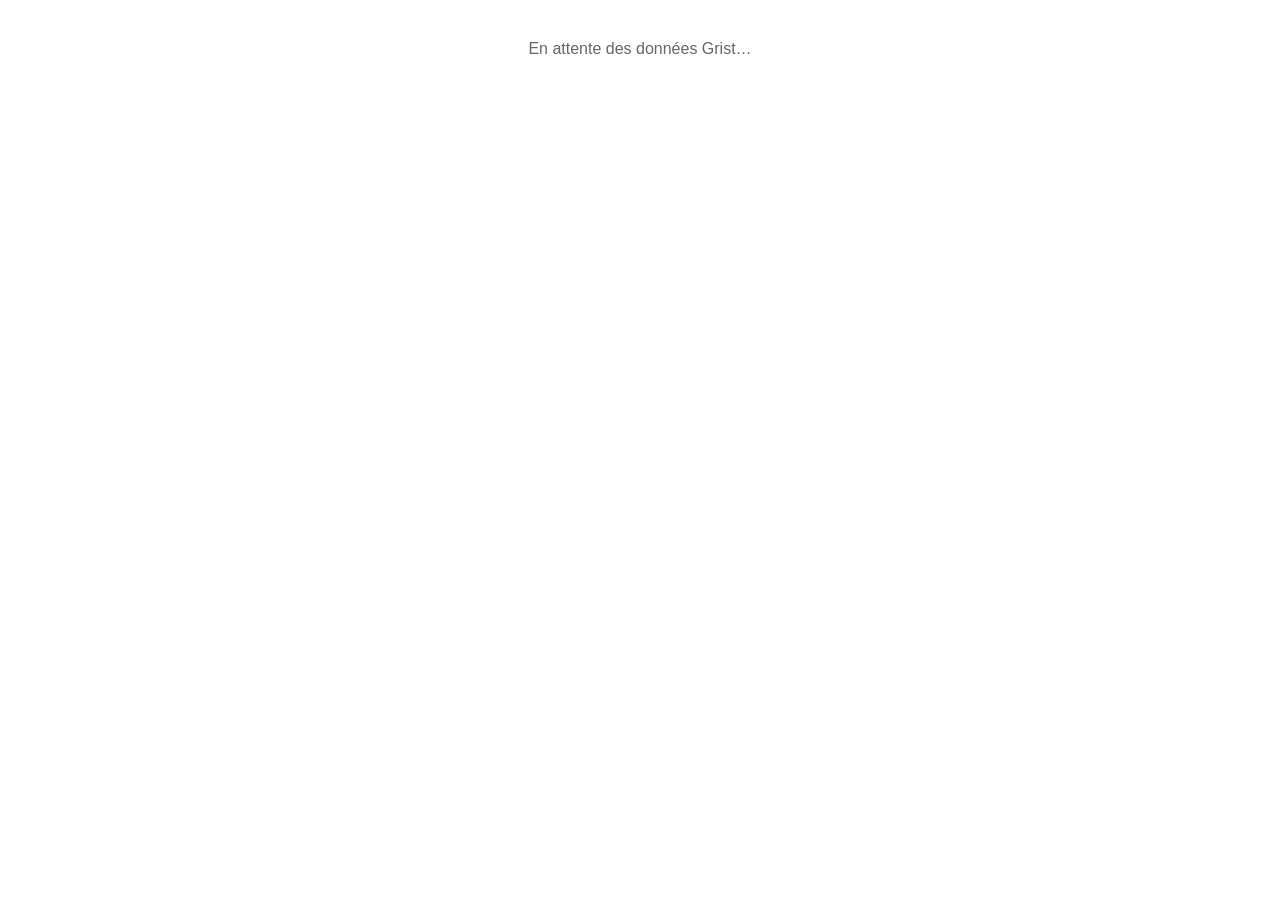
<file: outils-igedd/trombi-widget.html>
<!DOCTYPE html>
<html lang="fr">
<head>
<meta charset="utf-8">
<title>Trombinoscope IGEDD (live)</title>
<script src="https://grist.numerique.gouv.fr/grist-plugin-api.js"></script>
<style>
  :root {
    --group-I: #4FB3B3;
    --group-II: #F0A044;
    --group-III: #F0DA4F;
    --group-other: #C9C9C9;
  }
  * { box-sizing: border-box; }
  body {
    font-family: Arial, Helvetica, sans-serif;
    margin: 0;
    padding: 16px;
    color: #222;
    background: #fff;
  }
  #status {
    padding: 24px;
    text-align: center;
    color: #666;
  }
  #toolbar {
    display: flex;
    align-items: center;
    justify-content: space-between;
    gap: 12px;
    margin-bottom: 12px;
  }
  #toolbar h1 {
    font-size: 18px;
    margin: 0;
    color: #1F5C5C;
  }
  #toolbar .meta {
    font-size: 12px;
    color: #777;
  }
  #toolbar button {
    background: #1F5C5C;
    color: #fff;
    border: none;
    padding: 8px 16px;
    border-radius: 4px;
    cursor: pointer;
    font-size: 13px;
  }
  #toolbar button:hover { background: #164545; }

  section.section-block {
    margin-bottom: 24px;
  }
  section.section-block h2 {
    font-size: 15px;
    color: #1F5C5C;
    border-bottom: 2px solid #1F5C5C;
    padding-bottom: 4px;
    margin: 0 0 10px 0;
  }
  .promo-block {
    margin: 14px 0 18px 0;
  }
  .promo-block h3 {
    font-size: 12.5px;
    font-weight: bold;
    color: #4A7A7A;
    border-bottom: 1px solid #B9D3D3;
    padding-bottom: 3px;
    margin: 0 0 8px 0;
  }
  .grid {
    display: grid;
    grid-template-columns: repeat(3, 1fr);
    gap: 10px;
  }
  .card {
    border: 1px solid #D9D9D9;
    border-radius: 4px;
    padding: 8px;
    break-inside: avoid;
    page-break-inside: avoid;
    display: flex;
    flex-direction: column;
    align-items: center;
    text-align: center;
    cursor: pointer;
  }
  .card:hover {
    border-color: #1F5C5C;
    box-shadow: 0 1px 4px rgba(31,92,92,0.25);
  }
  .card .photo {
    width: 130px;
    height: 86px;
    object-fit: cover;
    border-radius: 2px;
    background: #EEEEEE;
  }
  .card .photo-placeholder {
    width: 130px;
    height: 86px;
    border-radius: 2px;
    background: #EEEEEE;
    display: flex;
    align-items: center;
    justify-content: center;
    color: #999;
    font-size: 10px;
    font-style: italic;
  }
  .card .name {
    font-weight: bold;
    font-size: 13px;
    margin-top: 6px;
  }
  .card .age {
    font-weight: normal;
    color: #555;
    font-size: 11.5px;
  }
  .card .badge {
    font-size: 11px;
    font-weight: bold;
    padding: 2px 0;
    width: 100%;
    margin-top: 4px;
    border-radius: 2px;
  }
  .card .badge-accompagner {
    font-size: 10px;
    font-weight: bold;
    padding: 3px 8px;
    margin-top: 4px;
    border-radius: 10px;
    background: #C0392B;
    color: #fff;
    display: inline-block;
  }
  .card .promo {
    font-size: 10.5px;
    font-style: italic;
    color: #555;
    margin-top: 4px;
  }
  .card .corpsgrade {
    font-size: 10.5px;
    color: #555;
    margin-top: 2px;
  }
  .card .comp {
    font-size: 10.5px;
    margin-top: 4px;
    text-align: left;
  }
  .card .incomplet {
    font-size: 9px;
    color: #B00000;
    font-style: italic;
    margin-top: 4px;
  }

  @media print {
    #toolbar button, #toolbar .hint { display: none; }
    body { padding: 0; }
    section.section-block { page-break-before: always; }
    section.section-block:first-of-type { page-break-before: auto; }
  }

  /* Fiche agent (modale) : ouverte au clic sur une carte */
  #fiche-overlay {
    display: none;
    position: fixed;
    inset: 0;
    background: rgba(20, 30, 30, 0.55);
    z-index: 1000;
    align-items: center;
    justify-content: center;
    padding: 24px;
  }
  #fiche-overlay.open { display: flex; }
  #fiche-card {
    background: #fff;
    border-radius: 8px;
    max-width: 440px;
    width: 100%;
    max-height: 90vh;
    overflow-y: auto;
    padding: 24px;
    position: relative;
    box-shadow: 0 8px 30px rgba(0,0,0,0.3);
    text-align: center;
  }
  #fiche-card .fiche-close {
    position: absolute;
    top: 10px;
    right: 12px;
    border: none;
    background: none;
    font-size: 20px;
    line-height: 1;
    color: #777;
    cursor: pointer;
    padding: 4px 8px;
  }
  #fiche-card .fiche-close:hover { color: #1F5C5C; }
  #fiche-card .photo, #fiche-card .photo-placeholder {
    width: 220px;
    height: 146px;
    margin: 0 auto 12px auto;
  }
  #fiche-card .fiche-name {
    font-size: 19px;
    font-weight: bold;
    color: #1F5C5C;
  }
  #fiche-card .fiche-age { font-size: 14px; font-weight: normal; color: #666; }
  #fiche-card .badge { max-width: 160px; margin: 8px auto; }
  #fiche-card .fiche-section {
    font-size: 12.5px;
    color: #4A7A7A;
    margin-top: 6px;
  }
  #fiche-card .fiche-row {
    text-align: left;
    font-size: 13px;
    margin-top: 12px;
    border-top: 1px solid #EEE;
    padding-top: 10px;
  }
  #fiche-card .fiche-row .label {
    font-weight: bold;
    color: #555;
    font-size: 11px;
    text-transform: uppercase;
    letter-spacing: 0.03em;
    display: block;
    margin-bottom: 2px;
  }
  #fiche-card .fiche-edit-link {
    display: inline-block;
    background: #1F5C5C;
    color: #fff;
    text-decoration: none;
    font-size: 12.5px;
    font-weight: bold;
    padding: 8px 14px;
    border-radius: 4px;
  }
  #fiche-card .fiche-edit-link:hover { background: #164545; }
</style>
</head>
<body>

<div id="status">En attente des données Grist…</div>

<div id="app" style="display:none">
  <div id="toolbar">
    <div>
      <h1>Trombinoscope IGEDD — Inspecteurs</h1>
      <div class="meta" id="meta"></div>
    </div>
    <div>
      <span class="hint" style="font-size:11px;color:#999;margin-right:10px;">Ctrl/Cmd+P pour imprimer en PDF</span>
      <button onclick="window.print()">Imprimer / PDF</button>
    </div>
  </div>
  <div id="sections"></div>
</div>

<div id="fiche-overlay" onclick="if (event.target === this) window.__closeFiche()">
  <div id="fiche-card">
    <button class="fiche-close" title="Fermer" onclick="window.__closeFiche()">&times;</button>
    <div id="fiche-content"></div>
  </div>
</div>

<script>
const MOIS_FR = {
  '01':'janvier','02':'février','03':'mars','04':'avril','05':'mai','06':'juin',
  '07':'juillet','08':'août','09':'septembre','10':'octobre','11':'novembre','12':'décembre'
};

const SECTION_NAMES = {
  'MRR': 'Milieux, ressources et risques (MRR)',
  'HACS': "Habitat, aménagement et cohésion sociale (HACS)",
  'MT': 'Mobilités et transports (MT)',
  'TEC': "Transition énergétique et climat (TEC)",
  'AITAP': "Audits, inspections et transformation de l'action publique (AITAP)",
  'ESPD': "Études, synthèse, prospective et données (ESPD)",
  'AE': "Autorité environnementale (AE)",
  'SG': "Secrétariat général (SG)",
  'SG / CH': "Secrétariat général / CH",
};
const SECTION_ORDER = ['MRR','HACS','MT','TEC','AITAP','ESPD','AE','SG','SG / CH'];

const GROUP_COLORS = { 'I': 'var(--group-I)', 'II': 'var(--group-II)', 'III': 'var(--group-III)' };

function sectionSortKey(sec) {
  const idx = SECTION_ORDER.indexOf(sec);
  if (idx >= 0) return [0, idx, ''];
  if (sec && sec.startsWith('MIGT')) return [1, 0, sec];
  if (sec === 'À affecter') return [2, 0, sec];
  if (!sec) return [4, 0, ''];
  return [3, 0, sec];
}

function escapeHtml(s) {
  return String(s || '').replace(/[&<>"']/g, c => ({
    '&':'&amp;','<':'&lt;','>':'&gt;','"':'&quot;',"'":'&#39;'
  }[c]));
}

function parseDebut(debut) {
  const m = /^(\d{4})-(\d{2})-/.exec(String(debut || '').trim());
  if (!m) return { annee: '', mois: '' };
  return { annee: m[1], mois: MOIS_FR[m[2]] || '' };
}

function personCard(p) {
  const nomComplet = `${p.prenom} ${(p.prenom||'').toUpperCase() === p.prenom ? p.nom : String(p.nom||'').toUpperCase()}`;
  const photoHtml = p.photo
    ? `<img class="photo" src="${escapeHtml(p.photo)}" alt="${escapeHtml(p.nom)}" onerror="this.outerHTML='<div class=&quot;photo-placeholder&quot;>(photo indisponible)</div>'">`
    : `<div class="photo-placeholder">(pas de photo)</div>`;

  let badgeHtml = '';
  if (p.groupe) {
    const color = GROUP_COLORS[p.groupe] || 'var(--group-other)';
    const label = /^I{1,3}$/.test(p.groupe) ? `Groupe ${p.groupe}` : p.groupe;
    badgeHtml = `<div class="badge" style="background:${color}">${escapeHtml(label)}</div>`;
  }

  const { annee, mois } = parseDebut(p.debut);
  let promoHtml = '';
  if (annee || p.numeroPromo) {
    const dateArrivee = annee ? (mois ? `${mois} ${annee}` : annee) : '';
    const label = p.numeroPromo
      ? `Promo n°${p.numeroPromo}${dateArrivee ? ' — arrivée IGEDD : ' + dateArrivee : ''}`
      : `Promo (arrivée IGEDD) : ${dateArrivee}`;
    promoHtml = `<div class="promo">${escapeHtml(label)}</div>`;
  }

  const corpsGrade = [p.corps, p.grade].filter(Boolean).join(' — ');
  const corpsGradeHtml = corpsGrade ? `<div class="corpsgrade">${escapeHtml(corpsGrade)}</div>` : '';

  const comp = [p.c1, p.c2].filter(Boolean).join(' ; ');
  const compHtml = comp ? `<div class="comp">${escapeHtml(comp)}</div>` : '';

  const incompletHtml = (!p.section && !p.c1)
    ? `<div class="incomplet">Données incomplètes</div>`
    : '';

  const ageHtml = p.age ? `<span class="age"> · ${escapeHtml(p.age)} ans</span>` : '';

  const accompagnerHtml = p.aAccompagner
    ? `<div class="badge-accompagner" title="Fin de détachement à échéance proche, sans départ en retraite : personne à accompagner vers un nouveau poste.">À accompagner</div>`
    : '';

  return `<div class="card" onclick="window.__openFiche(${p.id})" title="Ouvrir la fiche de ${escapeHtml(nomComplet)}">
    ${photoHtml}
    <div class="name">${escapeHtml(nomComplet)}${ageHtml}</div>
    ${badgeHtml}
    ${accompagnerHtml}
    ${promoHtml}
    ${corpsGradeHtml}
    ${compHtml}
    ${incompletHtml}
  </div>`;
}

function render(rows) {
  document.getElementById('status').style.display = 'none';
  document.getElementById('app').style.display = 'block';

  const people = rows
    .filter(r => String(r.Statut || '').trim() === 'En poste')
    .map(r => ({
      prenom: String(r.Prenom || '').trim(),
      nom: String(r.Nom || '').trim(),
      groupe: String(r.Groupe || '').trim(),
      debut: r.Debut,
      numeroPromo: (r.Numero_promo && String(r.Numero_promo) !== '0') ? r.Numero_promo : '',
      c1: String(r.Competence_cle_1 || '').trim(),
      c2: String(r.Competence_cle_2 || '').trim(),
      section: String(r.Section || '').trim(),
      corps: String(r.Corps || '').trim(),
      grade: String(r.Grade || '').trim(),
      photo: String(r.Photo_url || '').trim(),
      age: (r.Age === null || r.Age === undefined || r.Age === '') ? '' : String(r.Age).trim(),
      aAccompagner: r.A_accompagner === true,
      id: r.id,
    }));

  // Index par id, pour que le clic sur une carte puisse retrouver la fiche
  // complète de la personne sans dépendre d'une vue Grist liée.
  window.__peopleById = {};
  for (const p of people) {
    if (p.id) window.__peopleById[p.id] = p;
  }

  const groups = {};
  for (const p of people) {
    (groups[p.section] = groups[p.section] || []).push(p);
  }
  const orderedSections = Object.keys(groups).sort((a, b) => {
    const ka = sectionSortKey(a), kb = sectionSortKey(b);
    return ka[0] - kb[0] || ka[1] - kb[1] || String(ka[2]).localeCompare(String(kb[2]));
  });

  function promoNum(p) {
    return p.numeroPromo ? (parseInt(p.numeroPromo, 10) || 0) : 0;
  }
  function promoLabel(n) {
    return n ? `Promo n°${n}` : 'Promo 0 - transfert de statut';
  }

  // Regroupe les membres d'une section en sous-parties par promo (promo 0 = transfert
  // de statut, affichée en premier par ordre chronologique), triées par numéro
  // croissant puis alphabétiquement par Nom à l'intérieur de chaque sous-partie.
  function promoGroups(members) {
    const byPromo = {};
    for (const p of members) {
      const n = promoNum(p);
      (byPromo[n] = byPromo[n] || []).push(p);
    }
    const ns = Object.keys(byPromo).map(Number).sort((a, b) => a - b);
    return ns.map(n => ({
      n, label: promoLabel(n),
      members: byPromo[n].slice().sort((a, b) => a.nom.localeCompare(b.nom)),
    }));
  }

  const sectionsEl = document.getElementById('sections');
  sectionsEl.innerHTML = orderedSections.map(sec => {
    const members = groups[sec];
    const label = SECTION_NAMES[sec] || sec || 'Section non renseignée';
    const groupsHtml = promoGroups(members).map(g => `
      <div class="promo-block">
        <h3>${escapeHtml(g.label)} (${g.members.length})</h3>
        <div class="grid">${g.members.map(personCard).join('')}</div>
      </div>`).join('');
    return `<section class="section-block">
      <h2>${escapeHtml(label)} (${members.length})</h2>
      ${groupsHtml}
    </section>`;
  }).join('');

  document.getElementById('meta').textContent =
    `${people.length} agents en poste, ${orderedSections.length} sections/implantations — généré en direct depuis Grist le ${new Date().toLocaleDateString('fr-FR')}`;
}

grist.ready({
  requiredAccess: 'read table',
  columns: [
    { name: 'Prenom', title: 'Prénom', type: 'Text' },
    { name: 'Nom', title: 'Nom', type: 'Text' },
    { name: 'Groupe', title: 'Groupe', type: 'Any', optional: true },
    { name: 'Statut', title: 'Statut', type: 'Any', optional: true },
    { name: 'Debut', title: 'Debut', type: 'Any', optional: true },
    { name: 'Age', title: 'Age', type: 'Any', optional: true },
    { name: 'Numero_promo', title: 'Numero_promo', type: 'Any', optional: true },
    { name: 'Competence_cle_1', title: 'Competence_cle_1', type: 'Text', optional: true },
    { name: 'Competence_cle_2', title: 'Competence_cle_2', type: 'Text', optional: true },
    { name: 'Section', title: 'Section', type: 'Any', optional: true },
    { name: 'Corps', title: 'Corps', type: 'Text', optional: true },
    { name: 'Grade', title: 'Grade', type: 'Text', optional: true },
    { name: 'Photo_url', title: 'Photo_url', type: 'Text', optional: true },
    { name: 'A_accompagner', title: 'A_accompagner', type: 'Bool', optional: true },
  ],
});

// Lien d'ancre Grist natif vers la fiche détail éditable de la page "Données"
// (section "Fiche détail inspecteur", id de vue 21, table Inspecteurs, page p/1).
// Format vérifié en direct : #a1.s<idSection>.r<idLigne> ouvre cette fiche en
// incrustation par-dessus la page courante, avec tous les champs modifiables
// comme sur la page Données. Cet id de section est propre à ce document Grist ;
// si la fiche "Fiche détail inspecteur" est un jour supprimée puis recréée sur
// la page Données, son id changera et ce lien devra être mis à jour.
const DONNEES_FICHE_ANCHOR = 'https://grist.numerique.gouv.fr/o/docs/sWocxBfn2EBB/Emplois-fonctionnels-IGEDD/p/1#a1.s21.r';

function ficheEditUrl(rowId) {
  return DONNEES_FICHE_ANCHOR + rowId;
}

// Construit le contenu HTML de la fiche agrandie à partir des données déjà
// reçues par le widget (pas d'appel Grist supplémentaire nécessaire).
function ficheContentHtml(p) {
  const nomComplet = `${p.prenom} ${(p.prenom||'').toUpperCase() === p.prenom ? p.nom : String(p.nom||'').toUpperCase()}`;
  const photoHtml = p.photo
    ? `<img class="photo" src="${escapeHtml(p.photo)}" alt="${escapeHtml(p.nom)}" onerror="this.outerHTML='<div class=&quot;photo-placeholder&quot;>(photo indisponible)</div>'">`
    : `<div class="photo-placeholder">(pas de photo)</div>`;

  let badgeHtml = '';
  if (p.groupe) {
    const color = GROUP_COLORS[p.groupe] || 'var(--group-other)';
    const label = /^I{1,3}$/.test(p.groupe) ? `Groupe ${p.groupe}` : p.groupe;
    badgeHtml = `<div class="badge" style="background:${color}">${escapeHtml(label)}</div>`;
  }

  const sectionLabel = SECTION_NAMES[p.section] || p.section || '';
  const sectionHtml = sectionLabel ? `<div class="fiche-section">${escapeHtml(sectionLabel)}</div>` : '';

  const { annee, mois } = parseDebut(p.debut);
  let promoHtml = '';
  if (annee || p.numeroPromo) {
    const dateArrivee = annee ? (mois ? `${mois} ${annee}` : annee) : '';
    const label = p.numeroPromo
      ? `Promo n°${p.numeroPromo}${dateArrivee ? ' — arrivée IGEDD : ' + dateArrivee : ''}`
      : `Promo (arrivée IGEDD) : ${dateArrivee}`;
    promoHtml = `<div class="fiche-row"><span class="label">Arrivée</span>${escapeHtml(label)}</div>`;
  }

  const corpsGrade = [p.corps, p.grade].filter(Boolean).join(' — ');
  const corpsGradeHtml = corpsGrade ? `<div class="fiche-row"><span class="label">Corps / grade</span>${escapeHtml(corpsGrade)}</div>` : '';

  const compHtml = (p.c1 || p.c2)
    ? `<div class="fiche-row"><span class="label">Compétences clés</span>${escapeHtml([p.c1, p.c2].filter(Boolean).join(' ; '))}</div>`
    : '';

  const incompletHtml = (!p.section && !p.c1)
    ? `<div class="fiche-row" style="color:#B00000;font-style:italic;">Données incomplètes pour cet agent.</div>`
    : '';

  const ageHtml = p.age ? `<span class="fiche-age"> · ${escapeHtml(p.age)} ans</span>` : '';

  const accompagnerHtml = p.aAccompagner
    ? `<div class="badge-accompagner" title="Fin de détachement à échéance proche, sans départ en retraite : personne à accompagner vers un nouveau poste.">À accompagner</div>`
    : '';

  const editUrl = p.id ? ficheEditUrl(p.id) : '';
  const editLinkHtml = editUrl
    ? `<div class="fiche-row" style="border-top:none;text-align:center;padding-top:14px;">
         <a class="fiche-edit-link" href="${escapeHtml(editUrl)}" target="_top" rel="noopener">Ouvrir la fiche complète (modifiable) →</a>
       </div>`
    : '';

  return `
    ${photoHtml}
    <div class="fiche-name">${escapeHtml(nomComplet)}${ageHtml}</div>
    ${sectionHtml}
    ${badgeHtml}
    ${accompagnerHtml}
    ${promoHtml}
    ${corpsGradeHtml}
    ${compHtml}
    ${incompletHtml}
    ${editLinkHtml}
  `;
}

// Clic sur une carte : ouvre une fiche agrandie dans une fenêtre modale, à
// partir des données déjà présentes côté widget (aucune vue Grist liée n'est
// nécessaire). NB : un test en direct a montré qu'un widget personnalisé ne
// peut pas être choisi comme source "Sélectionner par" dans cette instance
// Grist — une vue Fiche liée n'était donc pas possible ; les deux appels
// ci-dessous restent en complément, au cas où, mais sans effet visible garanti.
window.__openFiche = function (rowId) {
  if (!rowId) return;
  try { grist.setCursorPos({ rowId: rowId }); } catch (e) { /* ignore */ }
  try { grist.setSelectedRows([rowId]); } catch (e) { /* ignore */ }

  const p = window.__peopleById && window.__peopleById[rowId];
  if (!p) return;
  document.getElementById('fiche-content').innerHTML = ficheContentHtml(p);
  document.getElementById('fiche-overlay').classList.add('open');
};

window.__closeFiche = function () {
  document.getElementById('fiche-overlay').classList.remove('open');
};

document.addEventListener('keydown', (e) => {
  if (e.key === 'Escape') window.__closeFiche();
});

grist.onRecords((rows) => {
  const mapped = grist.mapColumnNames(rows) || rows;
  // grist.mapColumnNames ne conserve pas forcément l'id de ligne : on le
  // reprend depuis les lignes brutes (même ordre, même longueur).
  const withIds = mapped.map((m, i) => Object.assign({}, m, { id: rows[i] && rows[i].id }));
  render(withIds);
});
</script>
</body>
</html>
</file>
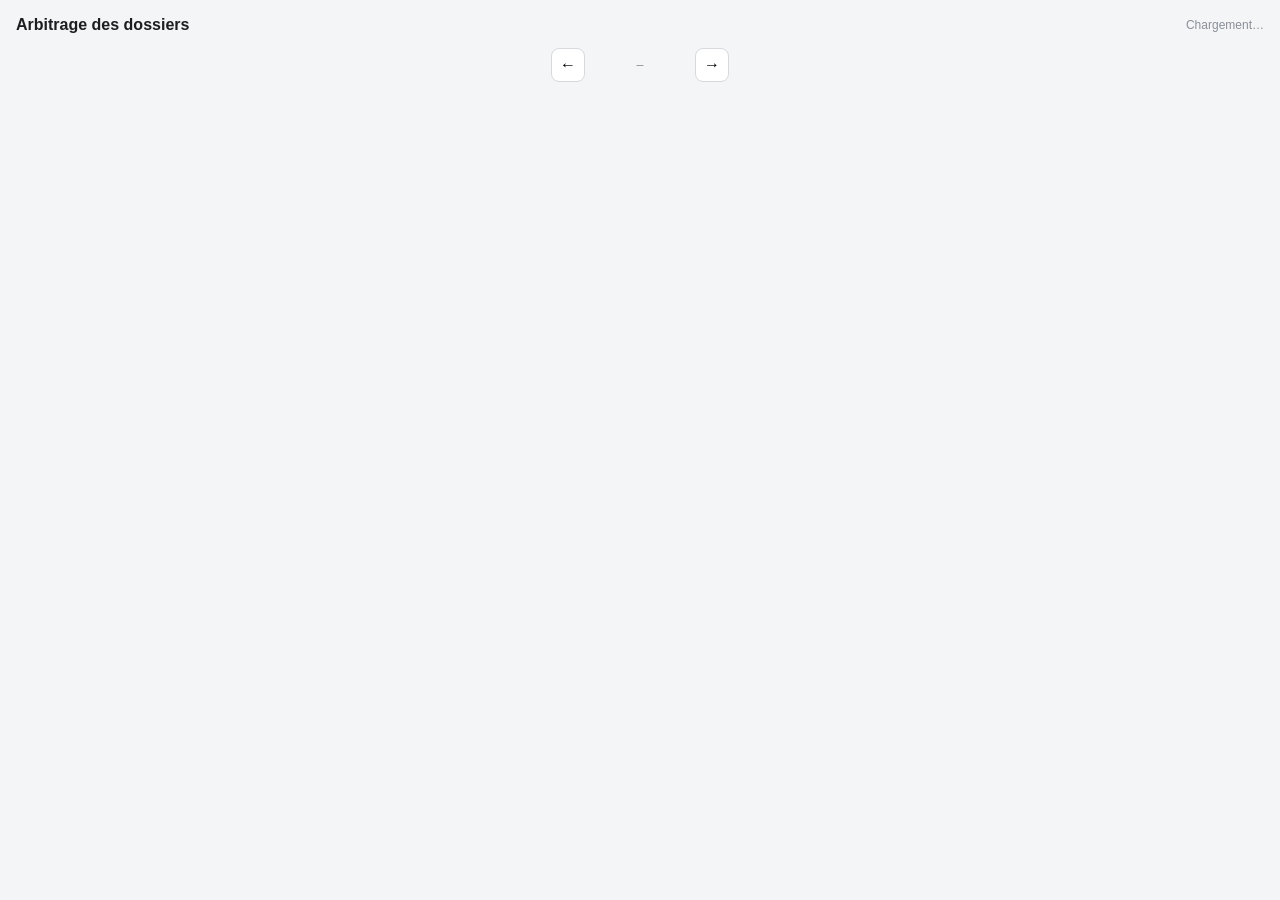
<file: suivi-cabinet/arbitrage-suivi-cabinet.html>
<!DOCTYPE html>
<html lang="fr">
<head>
<meta charset="UTF-8">
<title>Arbitrage — Suivi cabinet</title>
<script src="https://grist.numerique.gouv.fr/grist-plugin-api.js"></script>
<style>
  :root{
    --c1b:#3b6fd4; --c5b:#d24444; --c6b:#3a9a55; --c3b:#d99a1f;
    --gray:#8a8f98;
  }
  *{box-sizing:border-box;}
  body{
    margin:0; padding:16px;
    font-family:-apple-system,BlinkMacSystemFont,"Segoe UI",Roboto,Arial,sans-serif;
    background:#f4f5f7; color:#26282c; font-size:13px;
  }
  #topbar{ display:flex; align-items:center; gap:10px; margin-bottom:14px; flex-wrap:wrap; }
  #topbar h1{ font-size:16px; margin:0; font-weight:700; color:#1c1e21; }
  #whoami{ margin-left:auto; font-size:12px; color:var(--gray); display:flex; align-items:center; gap:6px; }
  #whoami button{ border:none; background:none; color:var(--c1b); cursor:pointer; font-size:12px; text-decoration:underline; padding:0; }
  #nav{ display:flex; align-items:center; gap:10px; justify-content:center; margin-bottom:10px; }
  #nav button{
    border:1px solid #d7d9dd; background:#fff; border-radius:8px; width:34px; height:34px;
    font-size:16px; cursor:pointer; display:flex; align-items:center; justify-content:center;
  }
  #nav button:disabled{ opacity:.35; cursor:default; }
  #posLabel{ font-size:12.5px; color:var(--gray); min-width:90px; text-align:center; }
  #cardWrap{ max-width:640px; margin:0 auto; }
  .card{
    background:#fff; border:1px solid #e4e5e8; border-radius:12px; padding:20px 22px;
    box-shadow:0 1px 3px rgba(0,0,0,.06);
  }
  .card .titre{ font-size:18px; font-weight:700; color:#1c1e21; margin-bottom:6px; }
  .card .meta{ font-size:12px; color:var(--gray); margin-bottom:14px; display:flex; gap:10px; flex-wrap:wrap; }
  .card .meta span{ background:#f0f1f3; border-radius:5px; padding:2px 8px; }
  .block{ margin-bottom:16px; }
  .block label{
    display:block; font-size:10.5px; font-weight:700; color:#666; margin-bottom:5px;
    text-transform:uppercase; letter-spacing:.3px;
  }
  .block .value{ font-size:13.5px; line-height:1.5; color:#26282c; white-space:pre-wrap; }
  .block .value.empty{ color:var(--gray); font-style:italic; }
  #avisBox{
    width:100%; min-height:60px; border:1px solid #d7d9dd; border-radius:8px; padding:8px 10px;
    font-family:inherit; font-size:13px; resize:vertical;
  }
  #avisSaveHint{ font-size:11px; color:var(--gray); margin-top:4px; }
  .decision-row { display:flex; gap:8px; flex-wrap:wrap; margin-top:6px; }
  .decision-row button{
    flex:1 1 0; min-width:130px; border:none; border-radius:8px; padding:10px 8px;
    font-size:12.5px; font-weight:600; cursor:pointer; color:#fff;
  }
  .btn-valider{ background:var(--c6b); }
  .btn-invalider{ background:var(--c5b); }
  .btn-infos{ background:var(--c3b); }
  .decision-row button.selected{ outline:3px solid #26282c33; }
  #commentPanel{
    margin-top:12px; padding:12px; background:#f7f8f9; border-radius:8px; display:none;
  }
  #commentPanel textarea{
    width:100%; min-height:60px; border:1px solid #d7d9dd; border-radius:8px; padding:8px 10px;
    font-family:inherit; font-size:13px; resize:vertical; margin-bottom:8px;
  }
  #commentPanel .actions{ display:flex; justify-content:flex-end; gap:8px; }
  #commentPanel button{ border:none; border-radius:6px; padding:7px 14px; font-size:12.5px; cursor:pointer; }
  #cancelDecision{ background:#eee; color:#333; }
  #confirmDecision{ background:#26282c; color:#fff; }
  .already{
    margin-top:14px; padding:10px 12px; border-radius:8px; font-size:12.5px; border-left:4px solid;
  }
  .already.Validé{ background:#e2f3e6; border-color:var(--c6b); }
  .already.Invalidé{ background:#fde0e0; border-color:var(--c5b); }
  .already.Demande-d-infos{ background:#fff2d6; border-color:var(--c3b); }
  #empty{ text-align:center; color:var(--gray); padding:60px 20px; font-size:14px; }
  #status{ font-size:11.5px; color:var(--gray); text-align:center; margin-top:12px; }
  .whopick{ border:1px solid #d7d9dd; border-radius:6px; padding:4px 8px; font-size:12px; }
</style>
</head>
<body>

<div id="topbar">
  <h1>Arbitrage des dossiers</h1>
  <div id="whoami">Chargement…</div>
</div>

<div id="nav">
  <button id="prevBtn">←</button>
  <span id="posLabel">–</span>
  <button id="nextBtn">→</button>
</div>

<div id="cardWrap">
  <div id="empty" style="display:none">Aucun dossier n'est actuellement en statut « arbitrage ».</div>
  <div class="card" id="card" style="display:none">
    <div class="titre" id="fTitre"></div>
    <div class="meta" id="fMeta"></div>

    <div class="block">
      <label>Demandé par</label>
      <div class="value" id="fDemandeur"></div>
    </div>

    <div class="block">
      <label>Description</label>
      <div class="value" id="fDescription"></div>
    </div>

    <div class="block">
      <label>Suites à donner</label>
      <div class="value" id="fSuites"></div>
    </div>

    <div class="block">
      <label>Avis</label>
      <textarea id="avisBox" placeholder="Avis sur ce dossier (visible par tout le comité)…"></textarea>
      <div id="avisSaveHint"></div>
    </div>

    <div class="block">
      <label>Décision</label>
      <div class="decision-row">
        <button class="btn-valider" data-choice="Validé">✅ Valider</button>
        <button class="btn-invalider" data-choice="Invalidé">❌ Invalider</button>
        <button class="btn-infos" data-choice="Demande d'infos">❓ Demander plus d'infos</button>
      </div>
      <div id="commentPanel">
        <textarea id="commentBox" placeholder="Commentaire (optionnel)…"></textarea>
        <div class="actions">
          <button id="cancelDecision">Annuler</button>
          <button id="confirmDecision">Confirmer</button>
        </div>
      </div>
      <div id="already" style="display:none"></div>
    </div>
  </div>
</div>

<div id="status"></div>

<script>
let dossiers = [];
let agentsById = {};
let agentsList = [];
let idx = 0;
let currentAgentId = null;
let pendingChoice = null;

function toRows(colData){
  const keys = Object.keys(colData).filter(k => k !== "id");
  const n = colData.id.length;
  const rows = [];
  for (let i=0;i<n;i++){
    const row = {id: colData.id[i]};
    keys.forEach(k => row[k] = colData[k][i]);
    rows.push(row);
  }
  return rows;
}

function escapeHtml(s){
  return String(s).replace(/[&<>"']/g, c => ({"&":"&amp;","<":"&lt;",">":"&gt;",'"':"&quot;","'":"&#39;"}[c]));
}

function todaySeconds(){
  const now = new Date();
  return Math.floor(Date.UTC(now.getFullYear(), now.getMonth(), now.getDate())/1000);
}

function fmtDate(dateVal){
  if (!dateVal) return "";
  const d = typeof dateVal === "number" ? new Date(dateVal*1000) : new Date(dateVal);
  if (isNaN(d)) return "";
  return d.toLocaleDateString("fr-FR", {day:"2-digit", month:"2-digit", year:"numeric"});
}

// --- Identité de l'utilisateur courant ---
// Grist ne permet pas à un widget personnalisé de connaître automatiquement
// l'identité de la session connectée (pas d'API dédiée, et une Access Rule
// nécessiterait de restreindre la table Agents pour tout le monde, ce qui
// casserait les autres écrans). Chacun se déclare donc une fois : le choix
// est mémorisé dans ce navigateur.
function resolveCurrentUser(){
  const cached = localStorage.getItem("arbitrage_agentId");
  if (cached && agentsById[cached]) {
    currentAgentId = Number(cached);
    renderWhoamiManual();
    return;
  }
  currentAgentId = null;
  renderWhoamiManual();
}

function renderWhoamiManual(){
  const whoamiEl = document.getElementById("whoami");
  const options = agentsList.map(a => `<option value="${a.id}" ${String(a.id)===String(currentAgentId)?"selected":""}>${escapeHtml(a.name)}</option>`).join("");
  whoamiEl.innerHTML = `Qui êtes-vous ? <select class="whopick" id="whoSelect"><option value="">— choisir —</option>${options}</select>`;
  document.getElementById("whoSelect").addEventListener("change", e => {
    const v = e.target.value;
    if (v) {
      currentAgentId = Number(v);
      localStorage.setItem("arbitrage_agentId", String(v));
      whoamiEl.innerHTML = "Vous êtes : <strong>" + escapeHtml(agentsById[currentAgentId] || "?") + "</strong> · <button id='changeWho'>changer</button>";
      document.getElementById("changeWho").addEventListener("click", renderWhoamiManual);
    }
  });
}

async function loadData(){
  document.getElementById("status").textContent = "Chargement…";
  const [dossiersRaw, agentsRaw] = await Promise.all([
    grist.docApi.fetchTable("Dossiers"),
    grist.docApi.fetchTable("Agents"),
  ]);

  agentsById = {};
  toRows(agentsRaw).forEach(a => { agentsById[a.id] = a.NomComplet || (a.Prenom + " " + a.Nom) || "?"; });
  agentsList = toRows(agentsRaw)
    .map(a => ({id: a.id, name: a.NomComplet || "?"}))
    .sort((a,b) => a.name.localeCompare(b.name));

  dossiers = toRows(dossiersRaw)
    .filter(r => r.Statut === "arbitrage")
    .sort((a,b) => (a.Objet||"").localeCompare(b.Objet||""));

  if (idx >= dossiers.length) idx = Math.max(0, dossiers.length - 1);

  await resolveCurrentUser();

  document.getElementById("status").textContent = "À jour · " + new Date().toLocaleTimeString("fr-FR");
  render();
}

function render(){
  const empty = document.getElementById("empty");
  const card = document.getElementById("card");
  const posLabel = document.getElementById("posLabel");
  const prevBtn = document.getElementById("prevBtn");
  const nextBtn = document.getElementById("nextBtn");

  if (dossiers.length === 0){
    empty.style.display = "block";
    card.style.display = "none";
    posLabel.textContent = "–";
    prevBtn.disabled = true; nextBtn.disabled = true;
    return;
  }
  empty.style.display = "none";
  card.style.display = "block";

  const d = dossiers[idx];
  posLabel.textContent = (idx+1) + " / " + dossiers.length;
  prevBtn.disabled = idx === 0;
  nextBtn.disabled = idx === dossiers.length - 1;

  document.getElementById("fTitre").textContent = d.Objet || "(sans objet)";
  const metaParts = [d.Thematique, d.Direction_en_charge, d.Echeance ? "Échéance : " + fmtDate(d.Echeance) : null].filter(Boolean);
  document.getElementById("fMeta").innerHTML = metaParts.map(m => `<span>${escapeHtml(m)}</span>`).join("");

  document.getElementById("fDemandeur").innerHTML = d.Agent_referent
    ? escapeHtml(agentsById[d.Agent_referent] || "?")
    : '<span class="empty">Non renseigné</span>';

  const descEl = document.getElementById("fDescription");
  descEl.textContent = d.Description || "";
  descEl.className = "value" + (d.Description ? "" : " empty");
  if (!d.Description) descEl.textContent = "Aucune description renseignée.";

  const suitesEl = document.getElementById("fSuites");
  suitesEl.textContent = d.Suites_a_donner || "";
  suitesEl.className = "value" + (d.Suites_a_donner ? "" : " empty");
  if (!d.Suites_a_donner) suitesEl.textContent = "Aucune suite renseignée.";

  const avisBox = document.getElementById("avisBox");
  avisBox.value = d.Avis_arbitrage || "";
  document.getElementById("avisSaveHint").textContent = "";

  document.getElementById("commentPanel").style.display = "none";
  pendingChoice = null;
  document.querySelectorAll(".decision-row button").forEach(b => b.classList.remove("selected"));

  const alreadyEl = document.getElementById("already");
  if (d.Decision_arbitrage) {
    const cls = d.Decision_arbitrage.replace(/[^A-Za-zÀ-ÿ]/g, "-");
    alreadyEl.className = "already " + cls;
    alreadyEl.style.display = "block";
    const decideur = d.Decideur ? (agentsById[d.Decideur] || "?") : "?";
    alreadyEl.innerHTML = "Décision actuelle : <strong>" + escapeHtml(d.Decision_arbitrage) + "</strong>"
      + " — par " + escapeHtml(decideur)
      + (d.Date_decision ? " le " + fmtDate(d.Date_decision) : "")
      + (d.Commentaire_decision ? "<br>Commentaire : « " + escapeHtml(d.Commentaire_decision) + " »" : "")
      + (d.Avis_decision ? "<br>Avis retenu : « " + escapeHtml(d.Avis_decision) + " »" : "");
  } else {
    alreadyEl.style.display = "none";
  }
}

document.getElementById("prevBtn").addEventListener("click", () => { if (idx>0){ idx--; render(); } });
document.getElementById("nextBtn").addEventListener("click", () => { if (idx<dossiers.length-1){ idx++; render(); } });

let avisSaveTimer = null;
document.getElementById("avisBox").addEventListener("input", () => {
  clearTimeout(avisSaveTimer);
  document.getElementById("avisSaveHint").textContent = "Modification en cours…";
  avisSaveTimer = setTimeout(async () => {
    const d = dossiers[idx];
    if (!d) return;
    const val = document.getElementById("avisBox").value;
    try {
      await grist.docApi.applyUserActions([["UpdateRecord","Dossiers", d.id, {Avis_arbitrage: val}]]);
      d.Avis_arbitrage = val;
      document.getElementById("avisSaveHint").textContent = "Avis enregistré · " + new Date().toLocaleTimeString("fr-FR");
    } catch (err) {
      document.getElementById("avisSaveHint").textContent = "Erreur d'enregistrement : " + err.message;
    }
  }, 900);
});

document.querySelectorAll(".decision-row button").forEach(btn => {
  btn.addEventListener("click", () => {
    pendingChoice = btn.dataset.choice;
    document.querySelectorAll(".decision-row button").forEach(b => b.classList.toggle("selected", b === btn));
    document.getElementById("commentPanel").style.display = "block";
    document.getElementById("commentBox").value = "";
    document.getElementById("commentBox").focus();
  });
});

document.getElementById("cancelDecision").addEventListener("click", () => {
  pendingChoice = null;
  document.getElementById("commentPanel").style.display = "none";
  document.querySelectorAll(".decision-row button").forEach(b => b.classList.remove("selected"));
});

document.getElementById("confirmDecision").addEventListener("click", async () => {
  const d = dossiers[idx];
  if (!d || !pendingChoice) return;
  if (!currentAgentId) {
    alert("Merci d'indiquer d'abord qui vous êtes (en haut à droite) avant de valider une décision.");
    return;
  }
  const comment = document.getElementById("commentBox").value;
  document.getElementById("status").textContent = "Enregistrement…";
  try {
    const payload = {
      Decision_arbitrage: pendingChoice,
      Decideur: currentAgentId,
      Date_decision: todaySeconds(),
      Commentaire_decision: comment,
      Avis_decision: document.getElementById("avisBox").value,
    };
    // Toute décision d'arbitrage renvoie le dossier à l'étape précédente
    // ("en cours de traitement") pour reprise par l'équipe opérationnelle.
    // La décision reste tracée sur le dossier (qui, quand, quoi, avis, commentaire)
    // et un badge "Arbitré" l'indique dans le Kanban.
    payload.Statut = "en cours de traitement";

    await grist.docApi.applyUserActions([["UpdateRecord","Dossiers", d.id, payload]]);
    await loadData();
    document.getElementById("status").textContent = "Décision enregistrée · " + new Date().toLocaleTimeString("fr-FR");
  } catch (err) {
    document.getElementById("status").textContent = "Erreur : " + err.message;
  }
});

grist.ready({requiredAccess: "full"});
loadData();
setInterval(loadData, 30000);
</script>
</body>
</html>
</file>
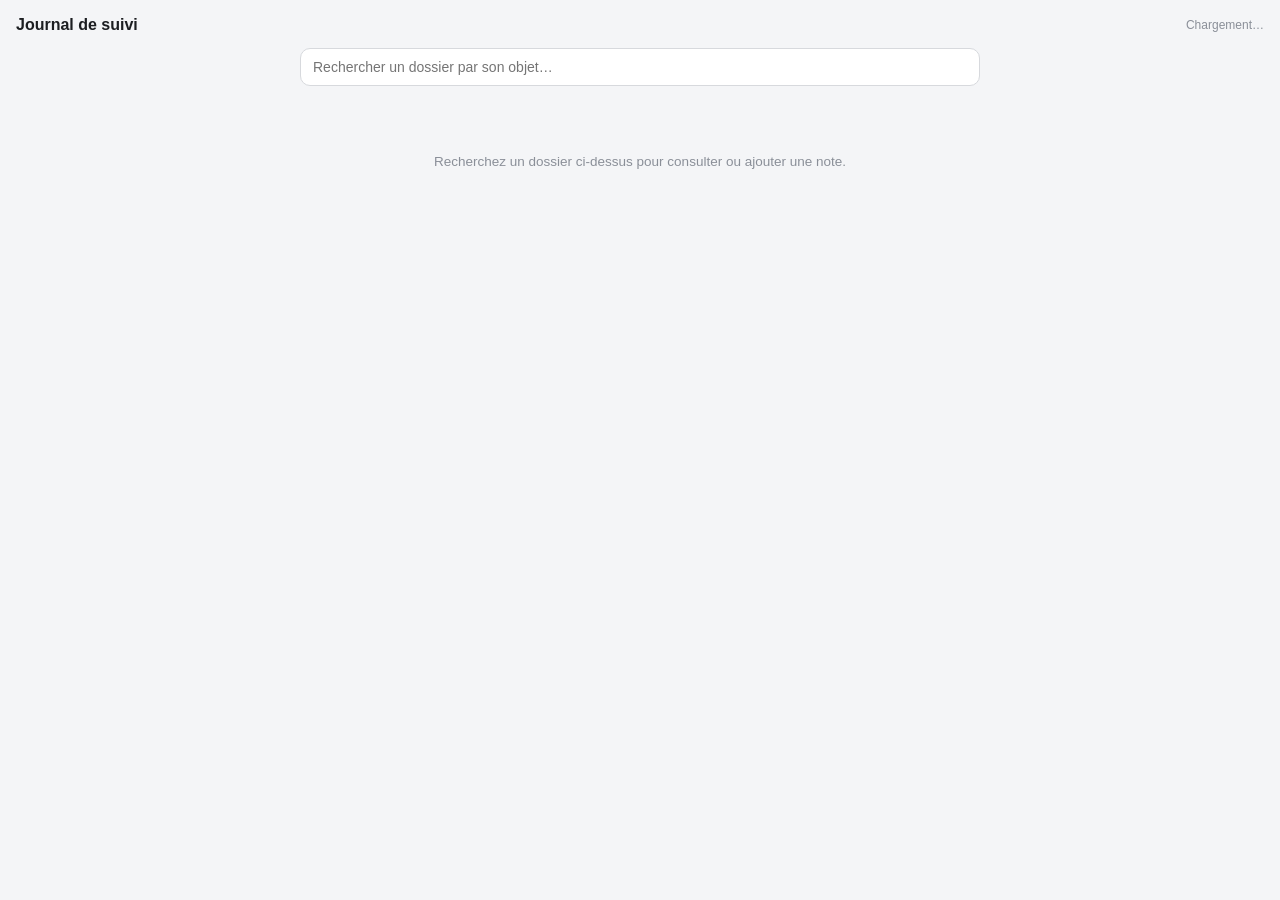
<file: suivi-cabinet/journal-suivi-cabinet.html>
<!DOCTYPE html>
<html lang="fr">
<head>
<meta charset="UTF-8">
<title>Journal — Suivi cabinet</title>
<script src="https://grist.numerique.gouv.fr/grist-plugin-api.js"></script>
<style>
  :root{ --c1b:#3b6fd4; --gray:#8a8f98; }
  *{box-sizing:border-box;}
  body{
    margin:0; padding:16px;
    font-family:-apple-system,BlinkMacSystemFont,"Segoe UI",Roboto,Arial,sans-serif;
    background:#f4f5f7; color:#26282c; font-size:13px;
  }
  #topbar{ display:flex; align-items:center; gap:10px; margin-bottom:14px; flex-wrap:wrap; }
  #topbar h1{ font-size:16px; margin:0; font-weight:700; color:#1c1e21; }
  #whoami{ margin-left:auto; font-size:12px; color:var(--gray); display:flex; align-items:center; gap:6px; }
  #whoami button{ border:none; background:none; color:var(--c1b); cursor:pointer; font-size:12px; text-decoration:underline; padding:0; }
  .whopick{ border:1px solid #d7d9dd; border-radius:6px; padding:4px 8px; font-size:12px; }
  #wrap{ max-width:680px; margin:0 auto; }
  #searchBox{
    width:100%; padding:10px 12px; border:1px solid #d7d9dd; border-radius:10px;
    font-size:14px; margin-bottom:8px;
  }
  #suggestions{
    background:#fff; border:1px solid #e4e5e8; border-radius:8px; margin-bottom:14px;
    max-height:220px; overflow-y:auto; display:none;
  }
  #suggestions .opt{ padding:8px 12px; cursor:pointer; font-size:13px; }
  #suggestions .opt:hover{ background:#f0f1f3; }
  #suggestions .opt .sub{ font-size:11px; color:var(--gray); }
  #noDossier{ text-align:center; color:var(--gray); padding:60px 20px; font-size:13.5px; }
  #ficheWrap{ display:none; }
  .card{
    background:#fff; border:1px solid #e4e5e8; border-radius:12px; padding:18px 20px;
    box-shadow:0 1px 3px rgba(0,0,0,.06); margin-bottom:14px;
  }
  .card .titre{ font-size:16px; font-weight:700; color:#1c1e21; }
  .card .sub{ font-size:12px; color:var(--gray); margin-top:2px; }
  .card .changeLink{ font-size:12px; margin-top:8px; display:inline-block; }
  #noteForm label{
    display:block; font-size:10.5px; font-weight:700; color:#666; margin-bottom:5px;
    text-transform:uppercase; letter-spacing:.3px;
  }
  #noteForm textarea{
    width:100%; min-height:70px; border:1px solid #d7d9dd; border-radius:8px; padding:8px 10px;
    font-family:inherit; font-size:13.5px; resize:vertical; margin-bottom:10px;
  }
  #noteForm .row{ display:flex; gap:10px; align-items:center; margin-bottom:10px; }
  #noteForm input[type=date]{
    border:1px solid #d7d9dd; border-radius:8px; padding:6px 10px; font-size:13px;
  }
  #addNoteBtn{
    background:#26282c; color:#fff; border:none; border-radius:8px; padding:9px 18px;
    font-size:13px; font-weight:600; cursor:pointer;
  }
  #addNoteBtn:disabled{ opacity:.5; cursor:default; }
  #timeline{ display:flex; flex-direction:column; gap:10px; }
  .note{
    background:#fff; border:1px solid #e4e5e8; border-left:4px solid var(--c1b);
    border-radius:8px; padding:10px 12px;
  }
  .note .noteMeta{ font-size:11px; color:var(--gray); margin-bottom:4px; display:flex; gap:8px; }
  .note .noteMeta strong{ color:#26282c; }
  .note .noteText{ font-size:13px; white-space:pre-wrap; line-height:1.4; }
  #emptyTimeline{ color:var(--gray); font-style:italic; font-size:12.5px; padding:6px 0; }
  #status{ font-size:11.5px; color:var(--gray); text-align:center; margin-top:14px; }
</style>
</head>
<body>

<div id="topbar">
  <h1>Journal de suivi</h1>
  <div id="whoami">Chargement…</div>
</div>

<div id="wrap">
  <input id="searchBox" type="text" placeholder="Rechercher un dossier par son objet…" autocomplete="off">
  <div id="suggestions"></div>

  <div id="noDossier">Recherchez un dossier ci-dessus pour consulter ou ajouter une note.</div>

  <div id="ficheWrap">
    <div class="card">
      <div class="titre" id="fTitre"></div>
      <div class="sub" id="fSub"></div>
      <a href="#" class="changeLink" id="changeDossier">← Choisir un autre dossier</a>
    </div>

    <div class="card" id="noteForm">
      <label>Nouvelle note</label>
      <textarea id="noteText" placeholder="Écrire une note sur ce dossier…"></textarea>
      <div class="row">
        <label style="margin:0; text-transform:none; font-weight:600;">Date</label>
        <input type="date" id="noteDate">
        <button id="addNoteBtn">Ajouter la note</button>
      </div>
    </div>

    <div class="card">
      <label style="display:block; font-size:10.5px; font-weight:700; color:#666; text-transform:uppercase; letter-spacing:.3px; margin-bottom:8px;">Historique</label>
      <div id="timeline"></div>
      <div id="emptyTimeline" style="display:none">Aucune note pour ce dossier pour le moment.</div>
    </div>
  </div>
</div>

<div id="status"></div>

<script>
let dossiers = [];
let agentsById = {};
let agentsList = [];
let notes = [];
let currentDossierId = null;
let currentAgentId = null;

function toRows(colData){
  const keys = Object.keys(colData).filter(k => k !== "id");
  const n = colData.id.length;
  const rows = [];
  for (let i=0;i<n;i++){
    const row = {id: colData.id[i]};
    keys.forEach(k => row[k] = colData[k][i]);
    rows.push(row);
  }
  return rows;
}

function escapeHtml(s){
  return String(s).replace(/[&<>"']/g, c => ({"&":"&amp;","<":"&lt;",">":"&gt;",'"':"&quot;","'":"&#39;"}[c]));
}

function todaySeconds(dateStr){
  if (dateStr) {
    const [y,m,d] = dateStr.split("-").map(Number);
    return Math.floor(Date.UTC(y, m-1, d)/1000);
  }
  const now = new Date();
  return Math.floor(Date.UTC(now.getFullYear(), now.getMonth(), now.getDate())/1000);
}

function fmtDate(dateVal){
  if (!dateVal) return "";
  const d = typeof dateVal === "number" ? new Date(dateVal*1000) : new Date(dateVal);
  if (isNaN(d)) return "";
  return d.toLocaleDateString("fr-FR", {day:"2-digit", month:"2-digit", year:"numeric"});
}

function todayInputValue(){
  const now = new Date();
  return now.getFullYear() + "-" + String(now.getMonth()+1).padStart(2,"0") + "-" + String(now.getDate()).padStart(2,"0");
}

// --- Identité de l'utilisateur courant ---
// Grist ne permet pas à un widget personnalisé de connaître automatiquement
// l'identité de la session connectée (pas d'API dédiée, et une Access Rule
// nécessiterait de restreindre la table Agents pour tout le monde, ce qui
// casserait les autres écrans). Chacun se déclare donc une fois : le choix
// est mémorisé dans ce navigateur.
function resolveCurrentUser(){
  const cached = localStorage.getItem("journal_agentId");
  if (cached && agentsById[cached]) {
    currentAgentId = Number(cached);
    renderWhoamiManual();
    return;
  }
  currentAgentId = null;
  renderWhoamiManual();
}

function renderWhoamiManual(){
  const whoamiEl = document.getElementById("whoami");
  const options = agentsList.map(a => `<option value="${a.id}" ${String(a.id)===String(currentAgentId)?"selected":""}>${escapeHtml(a.name)}</option>`).join("");
  whoamiEl.innerHTML = `Qui êtes-vous ? <select class="whopick" id="whoSelect"><option value="">— choisir —</option>${options}</select>`;
  document.getElementById("whoSelect").addEventListener("change", e => {
    const v = e.target.value;
    if (v) {
      currentAgentId = Number(v);
      localStorage.setItem("journal_agentId", String(v));
      whoamiEl.innerHTML = "Vous êtes : <strong>" + escapeHtml(agentsById[currentAgentId] || "?") + "</strong> · <button id='changeWho'>changer</button>";
      document.getElementById("changeWho").addEventListener("click", renderWhoamiManual);
    }
  });
}

async function loadData(keepDossier){
  document.getElementById("status").textContent = "Chargement…";
  const [dossiersRaw, agentsRaw, notesRaw] = await Promise.all([
    grist.docApi.fetchTable("Dossiers"),
    grist.docApi.fetchTable("Agents"),
    grist.docApi.fetchTable("Journal_dossier"),
  ]);

  agentsById = {};
  toRows(agentsRaw).forEach(a => { agentsById[a.id] = a.NomComplet || (a.Prenom + " " + a.Nom) || "?"; });
  agentsList = toRows(agentsRaw).map(a => ({id:a.id, name: a.NomComplet || "?"})).sort((a,b)=>a.name.localeCompare(b.name));

  dossiers = toRows(dossiersRaw);
  notes = toRows(notesRaw);

  resolveCurrentUser();

  document.getElementById("status").textContent = "À jour · " + new Date().toLocaleTimeString("fr-FR");
  document.getElementById("noteDate").value = todayInputValue();

  if (keepDossier && currentDossierId && dossiers.find(d => d.id === currentDossierId)) {
    showDossier(currentDossierId);
  } else {
    showSearch();
  }
}

function showSearch(){
  currentDossierId = null;
  document.getElementById("ficheWrap").style.display = "none";
  document.getElementById("noDossier").style.display = "block";
  document.getElementById("searchBox").value = "";
  document.getElementById("suggestions").style.display = "none";
  document.getElementById("searchBox").focus();
}

function showDossier(id){
  currentDossierId = id;
  const d = dossiers.find(x => x.id === id);
  if (!d) { showSearch(); return; }
  document.getElementById("noDossier").style.display = "none";
  document.getElementById("ficheWrap").style.display = "block";
  document.getElementById("suggestions").style.display = "none";
  document.getElementById("searchBox").value = "";

  document.getElementById("fTitre").textContent = d.Objet || "(sans objet)";
  const sub = [d.Thematique, d.Agent_referent ? "Référent : " + (agentsById[d.Agent_referent]||"?") : null].filter(Boolean).join(" · ");
  document.getElementById("fSub").textContent = sub;

  renderTimeline();
}

function renderTimeline(){
  const list = notes
    .filter(n => n.Dossier === currentDossierId)
    .sort((a,b) => (b.Date||0) - (a.Date||0));
  const timeline = document.getElementById("timeline");
  const emptyEl = document.getElementById("emptyTimeline");
  if (list.length === 0){
    timeline.innerHTML = "";
    emptyEl.style.display = "block";
    return;
  }
  emptyEl.style.display = "none";
  timeline.innerHTML = list.map(n => `
    <div class="note">
      <div class="noteMeta"><strong>${n.Date ? escapeHtml(fmtDate(n.Date)) : "(sans date)"}</strong>${n.Auteur ? " · " + escapeHtml(agentsById[n.Auteur]||"?") : ""}</div>
      <div class="noteText">${escapeHtml(n.Note||"")}</div>
    </div>
  `).join("");
}

document.getElementById("searchBox").addEventListener("input", e => {
  const q = e.target.value.trim().toLowerCase();
  const suggEl = document.getElementById("suggestions");
  if (!q){ suggEl.style.display = "none"; return; }
  const matches = dossiers.filter(d => (d.Objet||"").toLowerCase().includes(q)).slice(0, 12);
  if (matches.length === 0){
    suggEl.innerHTML = '<div class="opt" style="color:#8a8f98;font-style:italic;">Aucun dossier trouvé</div>';
    suggEl.style.display = "block";
    return;
  }
  suggEl.innerHTML = matches.map(d => `
    <div class="opt" data-id="${d.id}">
      <div>${escapeHtml(d.Objet||"(sans objet)")}</div>
      <div class="sub">${escapeHtml(d.Thematique||"")}</div>
    </div>
  `).join("");
  suggEl.style.display = "block";
  suggEl.querySelectorAll(".opt[data-id]").forEach(el => {
    el.addEventListener("click", () => showDossier(Number(el.dataset.id)));
  });
});

document.getElementById("changeDossier").addEventListener("click", e => { e.preventDefault(); showSearch(); });

document.getElementById("addNoteBtn").addEventListener("click", async () => {
  const text = document.getElementById("noteText").value.trim();
  if (!text || !currentDossierId) return;
  if (!currentAgentId) {
    alert("Merci d'indiquer d'abord qui vous êtes (en haut à droite) avant d'ajouter une note.");
    return;
  }
  const dateVal = document.getElementById("noteDate").value;
  const btn = document.getElementById("addNoteBtn");
  btn.disabled = true;
  document.getElementById("status").textContent = "Enregistrement…";
  try {
    await grist.docApi.applyUserActions([
      ["AddRecord","Journal_dossier", null, {
        Dossier: currentDossierId,
        Date: todaySeconds(dateVal),
        Auteur: currentAgentId,
        Note: text,
      }]
    ]);
    document.getElementById("noteText").value = "";
    await loadData(true);
    document.getElementById("status").textContent = "Note ajoutée · " + new Date().toLocaleTimeString("fr-FR");
  } catch (err) {
    document.getElementById("status").textContent = "Erreur : " + err.message;
  } finally {
    btn.disabled = false;
  }
});

grist.ready({requiredAccess: "full"});
loadData(false);
setInterval(() => loadData(true), 30000);
</script>
</body>
</html>
</file>
